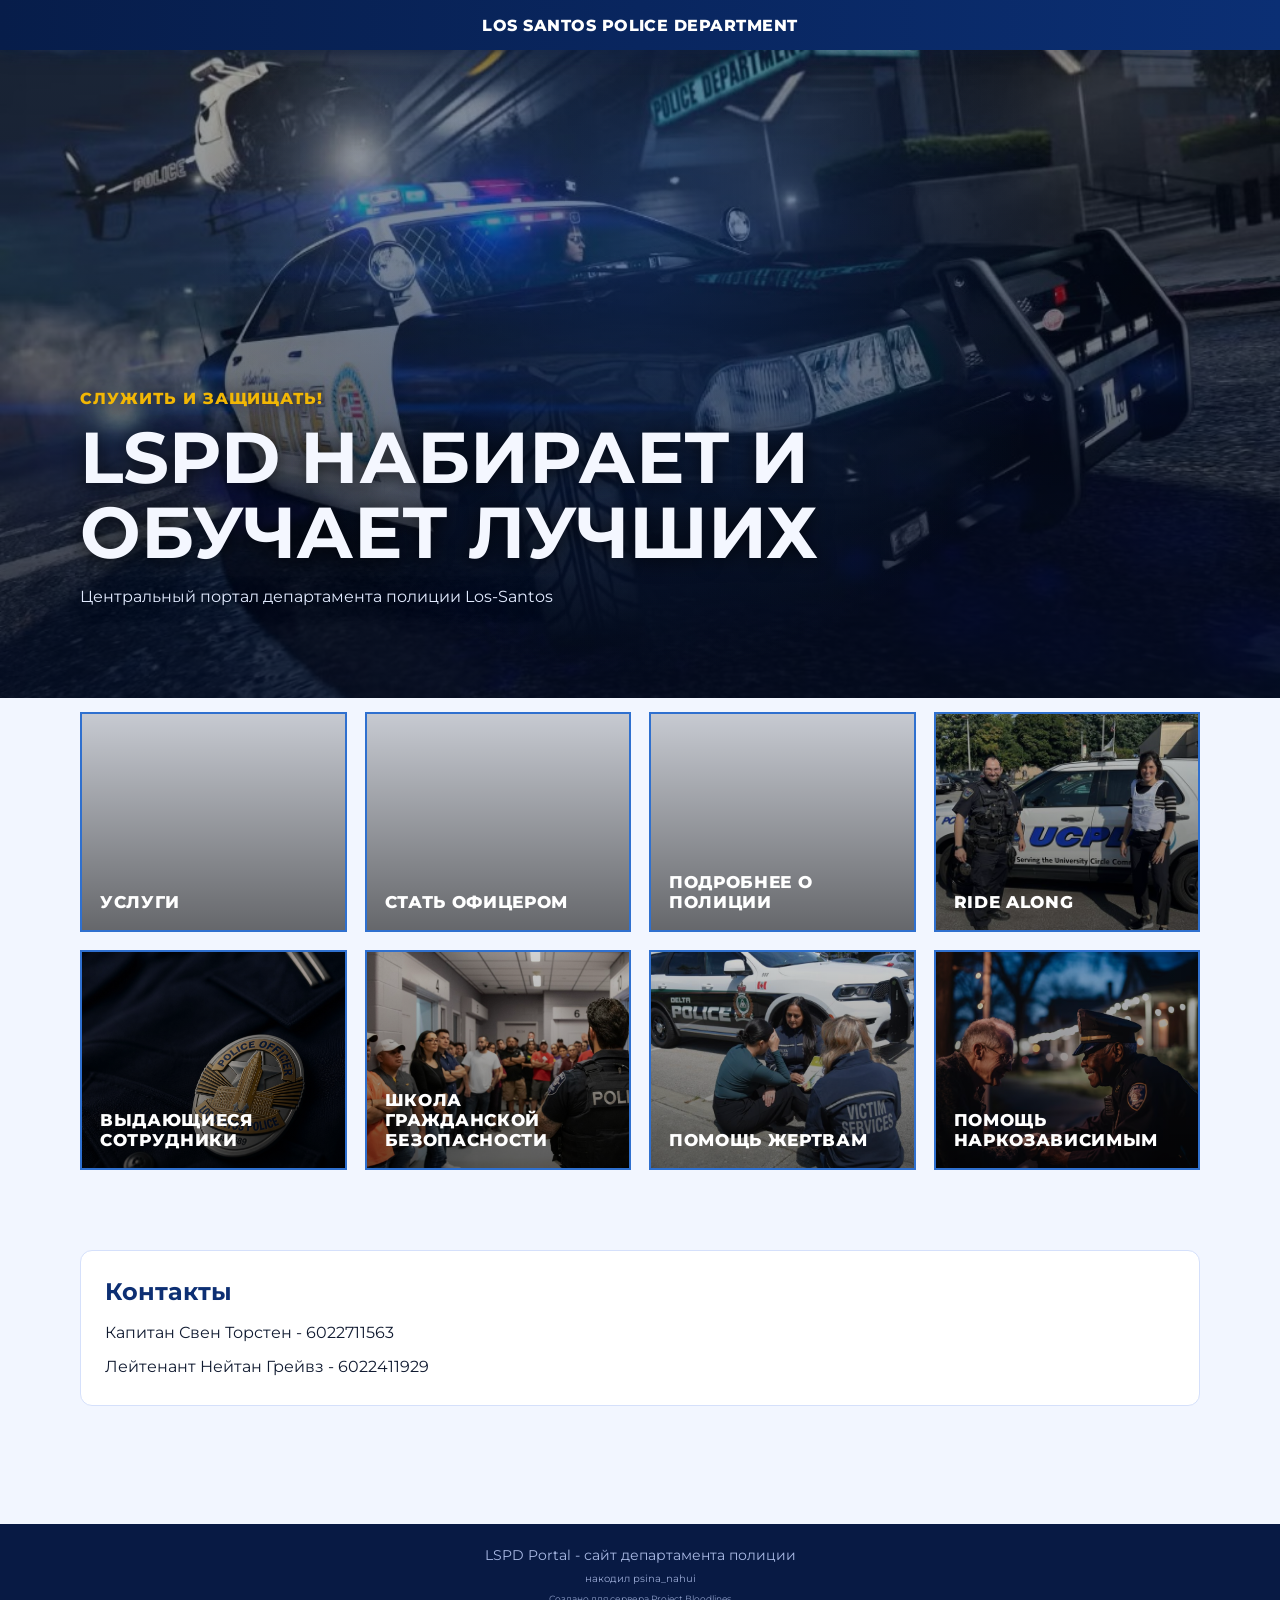
<file: index.html>
<!DOCTYPE html>
<html lang="ru">
<head>
  <meta charset="UTF-8">
  <meta name="viewport" content="width=device-width, initial-scale=1.0">
  <title>LSPD Portal | Los-Santos Police Department</title>
  <link rel="preconnect" href="https://fonts.googleapis.com">
  <link rel="preconnect" href="https://fonts.gstatic.com" crossorigin>
  <link href="https://fonts.googleapis.com/css2?family=Montserrat:wght@400;500;700;800&display=swap" rel="stylesheet">
  <link rel="stylesheet" href="styles.css">
</head>
<body>
  <header class="topbar">
    <div class="container nav">
      <a class="brand-text" href="index.html">LOS SANTOS POLICE DEPARTMENT</a>
    </div>
  </header>

  <main>
    <section class="hero">
      <div class="hero-overlay"></div>
      <div class="container hero-content">
        <p class="hero-kicker">Служить и защищать!</p>
        <h1>LSPD набирает и обучает лучших</h1>
        <p class="hero-subtitle">
          Центральный портал департамента полиции Los-Santos
        </p>
      </div>
    </section>

    <section class="section section-cards" id="forms">
      <div class="container">
        <div class="cards-grid">
        <a class="card card-2" href="uslugi.html" aria-label="Услуги департамента полиции">
          <span class="card-text-wrap">
            <span class="card-title">Услуги</span>
            <span class="card-hover-desc">Услуги предоставляемые департаментом полиции</span>
          </span>
        </a>
        <a class="card card-3" href="officer.html" aria-label="Стать офицером полиции Лос-Сантоса">
          <span class="card-text-wrap">
            <span class="card-title">Стать офицером</span>
            <span class="card-hover-desc">Требования, преимущества службы и подача заявлений в LSPD</span>
          </span>
        </a>
        <a class="card card-4" href="https://sites.google.com/view/projectbloodlines/главная-страница/цивилы/полиция" target="_blank" rel="noopener noreferrer" aria-label="Подробнее о полиции — справочные материалы">
          <span class="card-text-wrap">
            <span class="card-title">Подробнее о полиции</span>
            <span class="card-hover-desc">Справочные материалы о задачах и роли департамента в городе</span>
          </span>
        </a>
        <a class="card card-5" href="ride-along.html" aria-label="Программа Ride Along для граждан">
          <span class="card-text-wrap">
            <span class="card-title">Ride Along</span>
            <span class="card-hover-desc">Наблюдение за работой офицеров в патруле и подача заявки на участие</span>
          </span>
        </a>
        <a class="card card-6" href="luchshie-sotrudniki.html" aria-label="Выдающиеся сотрудники департамента">
          <span class="card-text-wrap">
            <span class="card-title">Выдающиеся сотрудники</span>
            <span class="card-hover-desc">Офицеры, отмеченные департаментом за заслуги и примерную службу</span>
          </span>
        </a>
        <a class="card card-7" href="shkola-grazhdanskoy-bezopasnosti.html" aria-label="Школа гражданской безопасности">
          <span class="card-text-wrap">
            <span class="card-title">Школа гражданской безопасности</span>
            <span class="card-hover-desc">Обучение безопасности и действиям в чрезвычайных ситуациях для граждан</span>
          </span>
        </a>
        <a class="card card-8" href="pomoshch-zhertvam.html" aria-label="Программа помощи жертвам преступлений">
          <span class="card-text-wrap">
            <span class="card-title">Помощь жертвам</span>
            <span class="card-hover-desc">Помощь жертвам насильственных преступлений — поддержка и реабилитация</span>
          </span>
        </a>
        <a class="card card-9" href="pomoshch-narkozavisimym.html" aria-label="Программа помощи наркозависимым">
          <span class="card-text-wrap">
            <span class="card-title">Помощь наркозависимым</span>
            <span class="card-hover-desc">Программа помощи наркозависимым — консультации и направление на поддержку</span>
          </span>
        </a>
        </div>
      </div>
    </section>

    <section class="section section-contacts" id="contacts">
      <div class="container contacts-box">
        <h2>Контакты</h2>
        <p>Капитан Свен Торстен - 6022711563</p>
        <p>Лейтенант Нейтан Грейвз - 6022411929</p>
      </div>
    </section>
  </main>

  <footer class="footer">
    <div class="container">
      <p class="footer-main">LSPD Portal - сайт департамента полиции</p>
      <p class="footer-note">накодил psina_nahui</p>
      <p class="footer-server">Создано для сервера Project Bloodlines</p>
    </div>
  </footer>
</body>
</html>
</file>
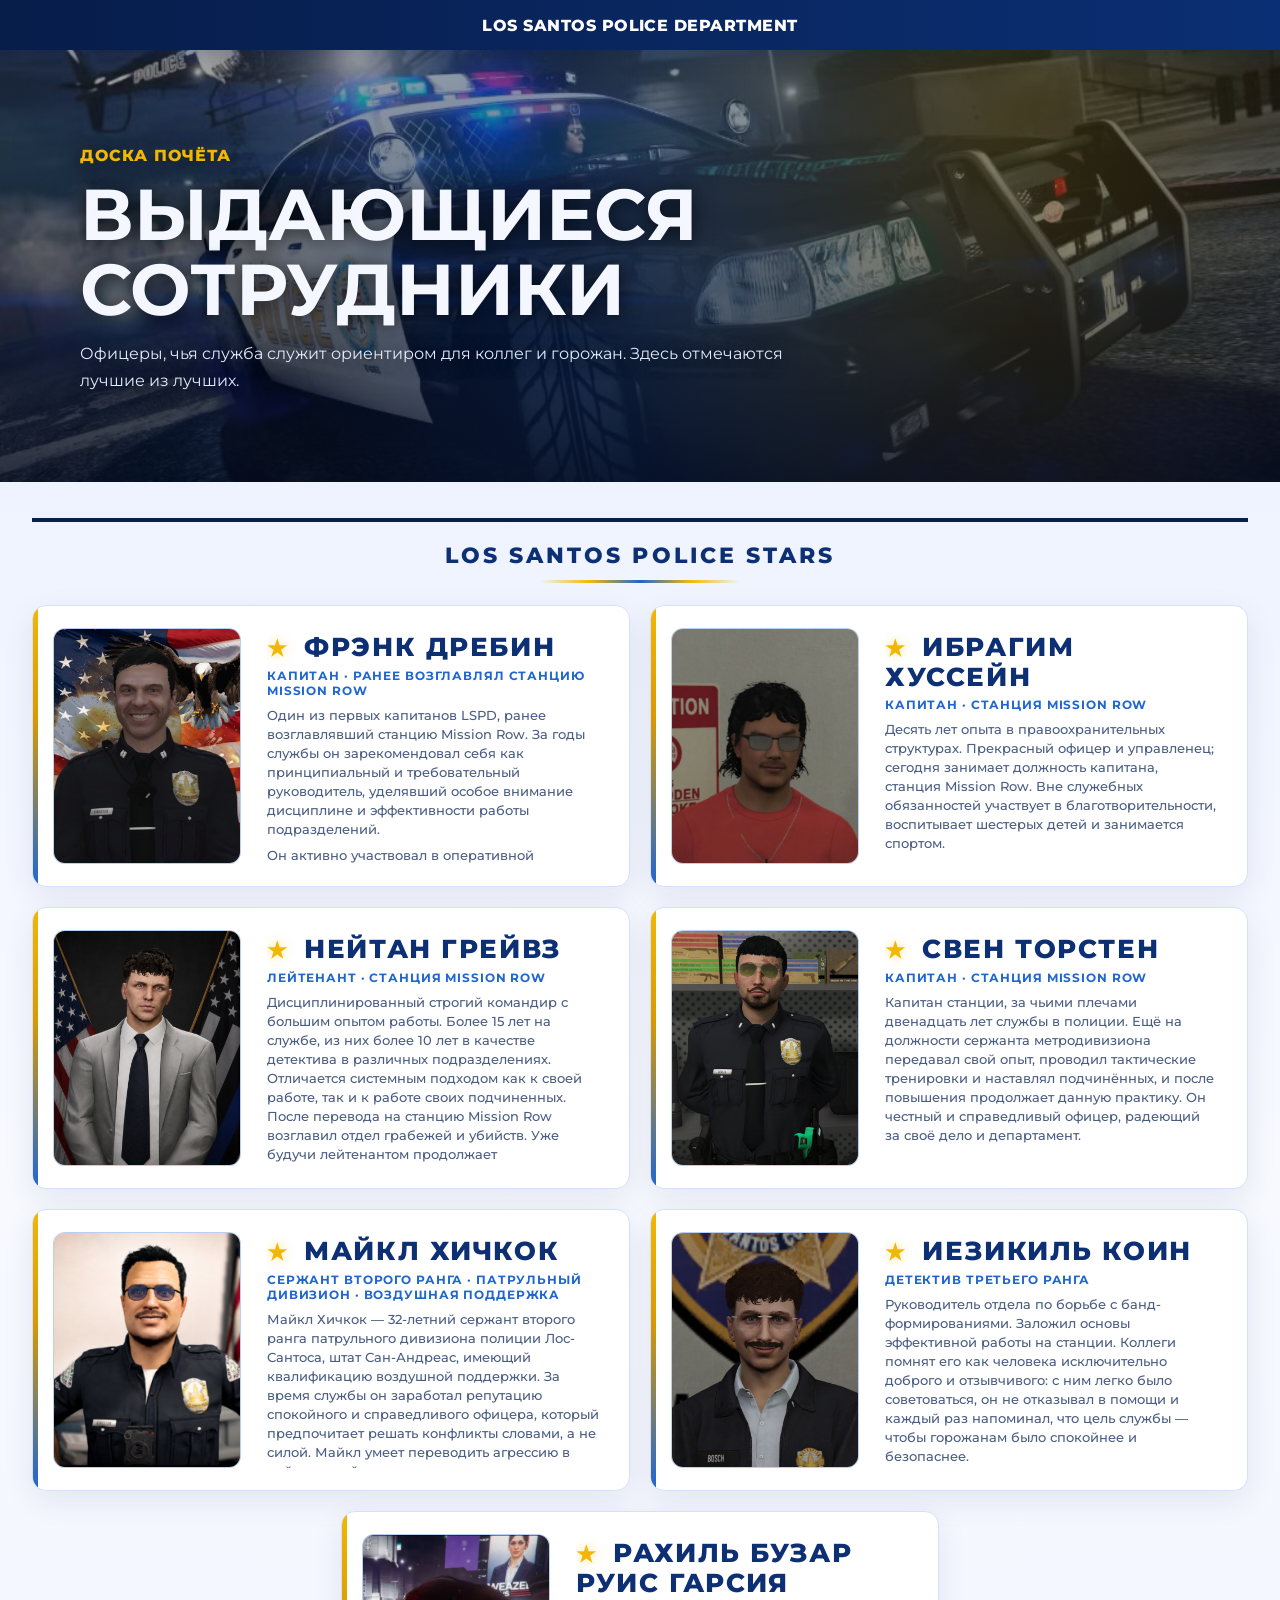
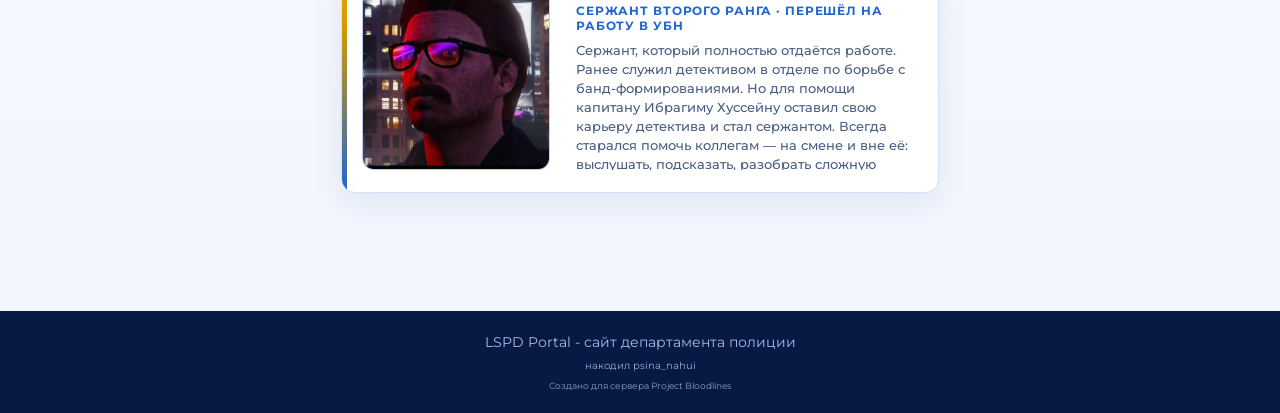
<file: luchshie-sotrudniki.html>
<!DOCTYPE html>
<html lang="ru">
<head>
  <meta charset="UTF-8">
  <meta name="viewport" content="width=device-width, initial-scale=1.0">
  <title>Выдающиеся сотрудники | LSPD Portal</title>
  <link rel="preconnect" href="https://fonts.googleapis.com">
  <link rel="preconnect" href="https://fonts.gstatic.com" crossorigin>
  <link href="https://fonts.googleapis.com/css2?family=Montserrat:wght@400;500;700;800&display=swap" rel="stylesheet">
  <link rel="stylesheet" href="styles.css">
</head>
<body>
  <header class="topbar">
    <div class="container nav">
      <a class="brand-text" href="index.html">LOS SANTOS POLICE DEPARTMENT</a>
    </div>
  </header>

  <main>
    <section class="hero hero-inner hero-honor">
      <div class="hero-overlay"></div>
      <div class="container hero-content">
        <p class="hero-kicker">доска почёта</p>
        <h1>Выдающиеся сотрудники</h1>
        <p class="hero-subtitle">
          Офицеры, чья служба служит ориентиром для коллег и горожан. Здесь отмечаются лучшие из лучших.
        </p>
      </div>
    </section>

    <section class="section section-honor">
      <div class="container">
        <div class="police-stars-banner">
          <p class="police-stars-heading">LOS SANTOS POLICE STARS</p>
        </div>
        <div class="honor-board-grid">
          <article class="honor-card">
            <div class="honor-card-photo-wrap">
              <div class="honor-card-photo-inner">
                <img
                  class="honor-card-img"
                  src="images/honor-frank-drebin.png"
                  width="512"
                  height="512"
                  alt="Портрет капитана Фрэнка Дребина"
                  loading="lazy"
                  decoding="async"
                >
              </div>
            </div>
            <div class="honor-card-text">
              <p class="honor-card-name"><span class="honor-star" aria-hidden="true">★</span> Фрэнк Дребин</p>
              <p class="honor-card-rank">Капитан · ранее возглавлял станцию Mission Row</p>
              <div class="honor-card-bio">
                <p>
                  Один из первых капитанов LSPD, ранее возглавлявший станцию Mission Row. За годы службы он
                  зарекомендовал себя как принципиальный и требовательный руководитель, уделявший особое внимание
                  дисциплине и эффективности работы подразделений.
                </p>
                <p>
                  Он активно участвовал в оперативной деятельности, поддерживая подчинённых не только приказами,
                  но и личным присутствием на службе. В период его руководства станция демонстрировала стабильные
                  результаты и высокий уровень взаимодействия между подразделениями.
                </p>
                <p>
                  Несмотря на завершение службы, его вклад и профессиональные стандарты продолжают оказывать
                  влияние на работу Mission Row.
                </p>
              </div>
            </div>
          </article>
          <article class="honor-card">
            <div class="honor-card-photo-wrap">
              <div class="honor-card-photo-inner">
                <img
                  class="honor-card-img"
                  src="images/honor-ibrahim-hussein.png"
                  width="512"
                  height="512"
                  alt="Портрет капитана Ибрагима Хуссейна"
                  loading="lazy"
                  decoding="async"
                >
              </div>
            </div>
            <div class="honor-card-text">
              <p class="honor-card-name"><span class="honor-star" aria-hidden="true">★</span> Ибрагим Хуссейн</p>
              <p class="honor-card-rank">Капитан · станция Mission Row</p>
              <p class="honor-card-note">
                Десять лет опыта в правоохранительных структурах. Прекрасный офицер и управленец; сегодня
                занимает должность капитана, станция Mission Row. Вне служебных обязанностей участвует
                в благотворительности, воспитывает шестерых детей и занимается спортом.
              </p>
            </div>
          </article>
          <article class="honor-card">
            <div class="honor-card-photo-wrap">
              <div class="honor-card-photo-inner">
                <img
                  class="honor-card-img"
                  src="images/honor-nathan-graves.png"
                  width="512"
                  height="512"
                  alt="Портрет лейтенанта Нейтана Грейвза"
                  loading="lazy"
                  decoding="async"
                >
              </div>
            </div>
            <div class="honor-card-text">
              <p class="honor-card-name"><span class="honor-star" aria-hidden="true">★</span> Нейтан Грейвз</p>
              <p class="honor-card-rank">Лейтенант · Станция Mission Row</p>
              <p class="honor-card-note">
                Дисциплинированный строгий командир с большим опытом работы. Более 15 лет на службе, из них более
                10 лет в качестве детектива в различных подразделениях. Отличается системным подходом как к своей
                работе, так и к работе своих подчиненных. После перевода на станцию Mission Row возглавил отдел
                грабежей и убийств. Уже будучи лейтенантом продолжает демонстрировать высокий уровень
                профессионализма и устойчивые результаты.
              </p>
            </div>
          </article>
          <article class="honor-card">
            <div class="honor-card-photo-wrap">
              <div class="honor-card-photo-inner">
                <img
                  class="honor-card-img"
                  src="images/honor-sven-torsten.png"
                  width="672"
                  height="1008"
                  alt="Портрет капитана Свена Торстена"
                  loading="lazy"
                  decoding="async"
                >
              </div>
            </div>
            <div class="honor-card-text">
              <p class="honor-card-name"><span class="honor-star" aria-hidden="true">★</span> Свен Торстен</p>
              <p class="honor-card-rank">Капитан · Станция Mission Row</p>
              <p class="honor-card-note">
                Капитан станции, за чьими плечами двенадцать лет службы в полиции. Ещё на должности сержанта
                метродивизиона передавал свой опыт, проводил тактические тренировки и наставлял подчинённых, и
                после повышения продолжает данную практику. Он честный и справедливый офицер, радеющий за своё
                дело и департамент.
              </p>
            </div>
          </article>
          <article class="honor-card">
            <div class="honor-card-photo-wrap">
              <div class="honor-card-photo-inner">
                <img
                  class="honor-card-img"
                  src="images/honor-michael-hitchcock.png"
                  width="672"
                  height="1008"
                  alt="Портрет сержанта Майкла Хичкока"
                  loading="lazy"
                  decoding="async"
                >
              </div>
            </div>
            <div class="honor-card-text">
              <p class="honor-card-name"><span class="honor-star" aria-hidden="true">★</span> Майкл Хичкок</p>
              <p class="honor-card-rank">Сержант второго ранга · патрульный дивизион · воздушная поддержка</p>
              <div class="honor-card-bio">
                <p>
                  Майкл Хичкок — 32-летний сержант второго ранга патрульного дивизиона полиции Лос-Сантоса,
                  штат Сан-Андреас, имеющий квалификацию воздушной поддержки. За время службы он заработал репутацию
                  спокойного и справедливого офицера, который предпочитает решать конфликты словами, а не силой.
                  Майкл умеет переводить агрессию в нейтральный разговор и всегда старается сохранить контроль над ситуацией.
                  Среди коллег он известен как дружелюбный и надёжный человек, однако к подчинённым относится строго,
                  особенно когда речь идёт о дисциплине и работе на улицах города.
                </p>
                <p>
                  Родился в Де-Мойне, штат Айова, в семье рабочего мясокомбината и школьной библиотекарши. Детство прошло
                  среди простых людей, где ценились спокойствие, честность и уверенность в завтрашнем дне. После школы
                  поступил в Community College Айовы и получил диплом по криминологии, хотя сам утверждает, что попал туда
                  случайно — искал аудиторию, где рассказывали, как открыть недорогую пиццерию. Всё изменилось после того,
                  как преподаватель заметил, насколько легко Майкл разобрал тестовый кейс ограбления, и убедил его попробовать
                  себя в полиции.
                </p>
                <p>
                  Окончательно решение стать офицером он принял после ограбления булочной в студенческие годы. Пока преступник
                  угрожал продавщице, Майкл больше переживал за витрину с эклерами, чем за собственную безопасность, и в итоге
                  вырубил грабителя металлическим лотком для выпечки. Эклеры остались целы, продавщица назвала его героем,
                  а бесплатный торт стал началом его пути в полиции.
                </p>
                <p>
                  Несмотря на серьёзную должность, Хичкок всегда оставался человеком со странными привычками и своеобразным
                  чувством юмора. Он боится случайно стать начальником, считая, что однажды подпишет документ, который отменит
                  Конституцию. В отделе известен своей коллекцией «потерянных» кружек, ручек, значков и флешек, которые называет
                  будущим «музеем полиции его имени». Также состоит в онлайн-клубе любителей перекусов, где спорит о том,
                  какой соус лучше подходит «для переговоров».
                </p>
                <p>
                  Со временем Майкл покинул Лос-Сантос и уехал в Канаду, оставив службу позади, но для многих коллег навсегда
                  остался офицером, который умел сохранять спокойствие даже в самом большом хаосе.
                </p>
              </div>
            </div>
          </article>
          <article class="honor-card">
            <div class="honor-card-photo-wrap">
              <div class="honor-card-photo-inner">
                <img
                  class="honor-card-img"
                  src="images/honor-iezikiel-koin.png"
                  width="376"
                  height="472"
                  alt="Портрет детектива Иезикиля Коина"
                  loading="lazy"
                  decoding="async"
                >
              </div>
            </div>
            <div class="honor-card-text">
              <p class="honor-card-name"><span class="honor-star" aria-hidden="true">★</span> Иезикиль Коин</p>
              <p class="honor-card-rank">Детектив третьего ранга</p>
              <p class="honor-card-note">
                Руководитель отдела по борьбе с банд-формированиями. Заложил основы эффективной работы на станции.
                Коллеги помнят его как человека исключительно доброго и отзывчивого: с ним легко было советоваться,
                он не отказывал в помощи и каждый раз напоминал, что цель службы — чтобы горожанам было спокойнее и безопаснее.
              </p>
            </div>
          </article>
          <article class="honor-card">
            <div class="honor-card-photo-wrap">
              <div class="honor-card-photo-inner">
                <img
                  class="honor-card-img honor-card-img--face"
                  src="images/honor-rahil-garcia.png"
                  width="512"
                  height="512"
                  alt="Портрет сержанта Рахиля Бузар Руис Гарсии"
                  loading="lazy"
                  decoding="async"
                >
              </div>
            </div>
            <div class="honor-card-text">
              <p class="honor-card-name"><span class="honor-star" aria-hidden="true">★</span> Рахиль Бузар Руис Гарсия</p>
              <p class="honor-card-rank">Сержант второго ранга · перешёл на работу в УБН</p>
              <div class="honor-card-bio">
                <p>
                  Сержант, который полностью отдаётся работе. Ранее служил детективом в отделе по борьбе с
                  банд-формированиями. Но для помощи капитану Ибрагиму Хуссейну оставил свою карьеру детектива и стал
                  сержантом. Всегда старался помочь коллегам — на смене и вне её: выслушать, подсказать, разобрать
                  сложную ситуацию. Перестроил систему обучения стажёров: сделал её понятнее, последовательнее и ближе
                  к реальной патрульной работе, благодаря чему новички быстрее входили в ритм.
                </p>
                <p>
                  Коллеги знают Рахиля как доброго, спокойного и отзывчивого офицера, который верит в команду. За годы
                  на станции он много сделал для департамента — укрепил дисциплину, порядок в коллективе и атмосферу
                  взаимопомощи. Карьера в полиции закончилась, начался новый этап его жизни в качестве агента УБН.
                </p>
              </div>
            </div>
          </article>
        </div>
      </div>
    </section>
  </main>

  <footer class="footer">
    <div class="container">
      <p class="footer-main">LSPD Portal - сайт департамента полиции</p>
      <p class="footer-note">накодил psina_nahui</p>
      <p class="footer-server">Создано для сервера Project Bloodlines</p>
    </div>
  </footer>
</body>
</html>
</file>
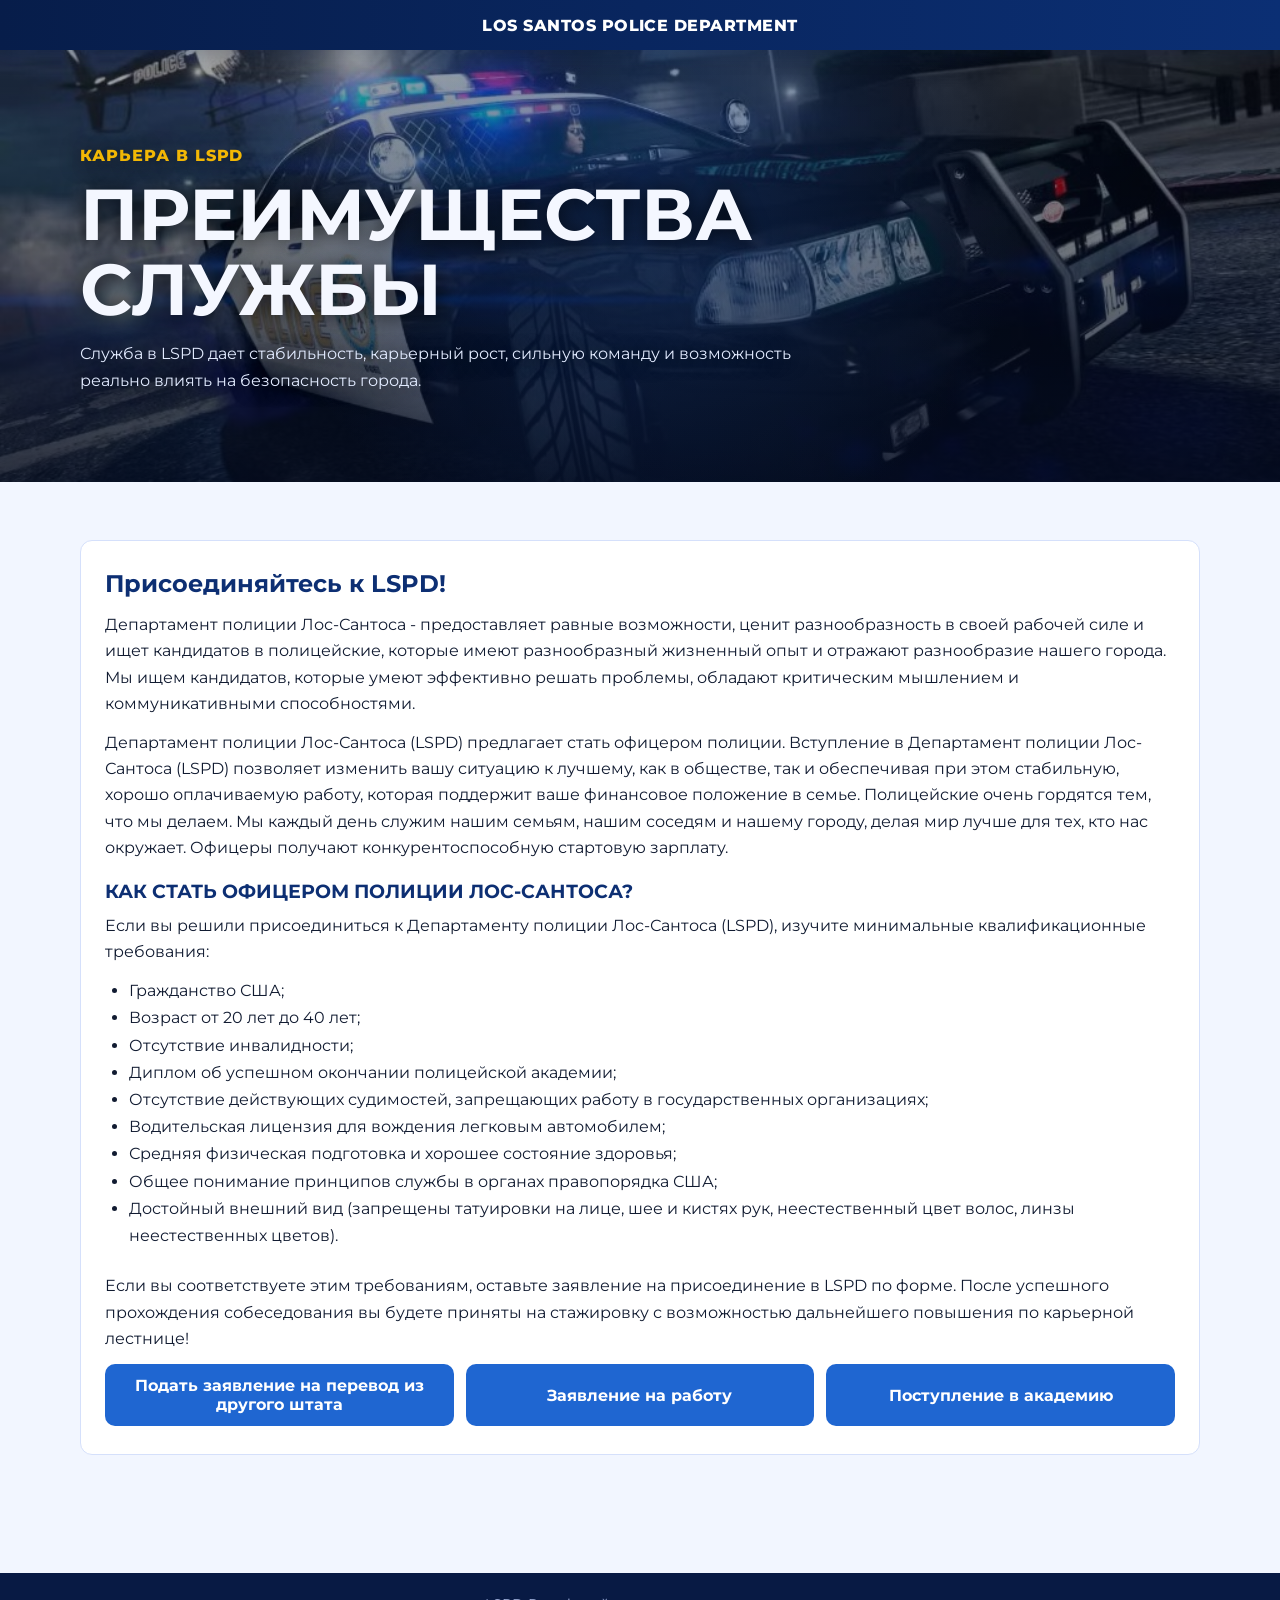
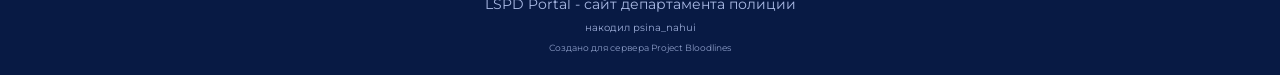
<file: officer.html>
<!DOCTYPE html>
<html lang="ru">
<head>
  <meta charset="UTF-8">
  <meta name="viewport" content="width=device-width, initial-scale=1.0">
  <title>Стать офицером | LSPD Portal</title>
  <link rel="preconnect" href="https://fonts.googleapis.com">
  <link rel="preconnect" href="https://fonts.gstatic.com" crossorigin>
  <link href="https://fonts.googleapis.com/css2?family=Montserrat:wght@400;500;700;800&display=swap" rel="stylesheet">
  <link rel="stylesheet" href="styles.css">
</head>
<body>
  <header class="topbar">
    <div class="container nav">
      <a class="brand-text" href="index.html">LOS SANTOS POLICE DEPARTMENT</a>
    </div>
  </header>

  <main>
    <section class="hero hero-inner">
      <div class="hero-overlay"></div>
      <div class="container hero-content">
        <p class="hero-kicker">карьера в lspd</p>
        <h1>Преимущества службы</h1>
        <p class="hero-subtitle">
          Служба в LSPD дает стабильность, карьерный рост, сильную команду и
          возможность реально влиять на безопасность города.
        </p>
      </div>
    </section>

    <section class="section">
      <div class="container advantages-box">
        <h2>Присоединяйтесь к LSPD!</h2>
        <p>
          Департамент полиции Лос-Сантоса - предоставляет равные возможности, ценит
          разнообразность в своей рабочей силе и ищет кандидатов в полицейские, которые
          имеют разнообразный жизненный опыт и отражают разнообразие нашего города. Мы ищем
          кандидатов, которые умеют эффективно решать проблемы, обладают критическим
          мышлением и коммуникативными способностями.
        </p>
        <p>
          Департамент полиции Лос-Сантоса (LSPD) предлагает стать офицером полиции.
          Вступление в Департамент полиции Лос-Сантоса (LSPD) позволяет изменить вашу
          ситуацию к лучшему, как в обществе, так и обеспечивая при этом стабильную,
          хорошо оплачиваемую работу, которая поддержит ваше финансовое положение в семье.
          Полицейские очень гордятся тем, что мы делаем. Мы каждый день служим нашим
          семьям, нашим соседям и нашему городу, делая мир лучше для тех, кто нас окружает.
          Офицеры получают конкурентоспособную стартовую зарплату.
        </p>

        <h3>КАК СТАТЬ ОФИЦЕРОМ ПОЛИЦИИ ЛОС-САНТОСА?</h3>
        <p>
          Если вы решили присоединиться к Департаменту полиции Лос-Сантоса (LSPD), изучите
          минимальные квалификационные требования:
        </p>
        <ul class="advantages-list">
          <li>Гражданство США;</li>
          <li>Возраст от 20 лет до 40 лет;</li>
          <li>Отсутствие инвалидности;</li>
          <li>Диплом об успешном окончании полицейской академии;</li>
          <li>Отсутствие действующих судимостей, запрещающих работу в государственных организациях;</li>
          <li>Водительская лицензия для вождения легковым автомобилем;</li>
          <li>Средняя физическая подготовка и хорошее состояние здоровья;</li>
          <li>Общее понимание принципов службы в органах правопорядка США;</li>
          <li>Достойный внешний вид (запрещены татуировки на лице, шее и кистях рук, неестественный цвет волос, линзы неестественных цветов).</li>
        </ul>
        <p>
          Если вы соответствуете этим требованиям, оставьте заявление на присоединение в LSPD
          по форме. После успешного прохождения собеседования вы будете приняты на стажировку
          с возможностью дальнейшего повышения по карьерной лестнице!
        </p>

        <div class="actions-row">
          <a
            class="action-btn"
            href="https://docs.google.com/forms/d/e/1FAIpQLSelNBSB0a5B9om7IdvNZetQss0mOMBkC6tuH9vBHWNcWoIwKQ/viewform"
            target="_blank"
            rel="noopener noreferrer"
          >
            Подать заявление на перевод из другого штата
          </a>
          <a
            class="action-btn"
            href="https://docs.google.com/forms/d/e/1FAIpQLSdT_d4gp580xeu_PqF-TXpQrg56GZvq79N37BJhSWagO0r6Qg/viewform?usp=publish-editor"
            target="_blank"
            rel="noopener noreferrer"
          >
            Заявление на работу
          </a>
          <a
            class="action-btn"
            href="https://docs.google.com/forms/d/e/1FAIpQLSdT_d4gp580xeu_PqF-TXpQrg56GZvq79N37BJhSWagO0r6Qg/viewform?usp=dialog"
            target="_blank"
            rel="noopener noreferrer"
          >
            Поступление в академию
          </a>
        </div>
      </div>
    </section>
  </main>

  <footer class="footer">
    <div class="container">
      <p class="footer-main">LSPD Portal - сайт департамента полиции</p>
      <p class="footer-note">накодил psina_nahui</p>
      <p class="footer-server">Создано для сервера Project Bloodlines</p>
    </div>
  </footer>
</body>
</html>
</file>
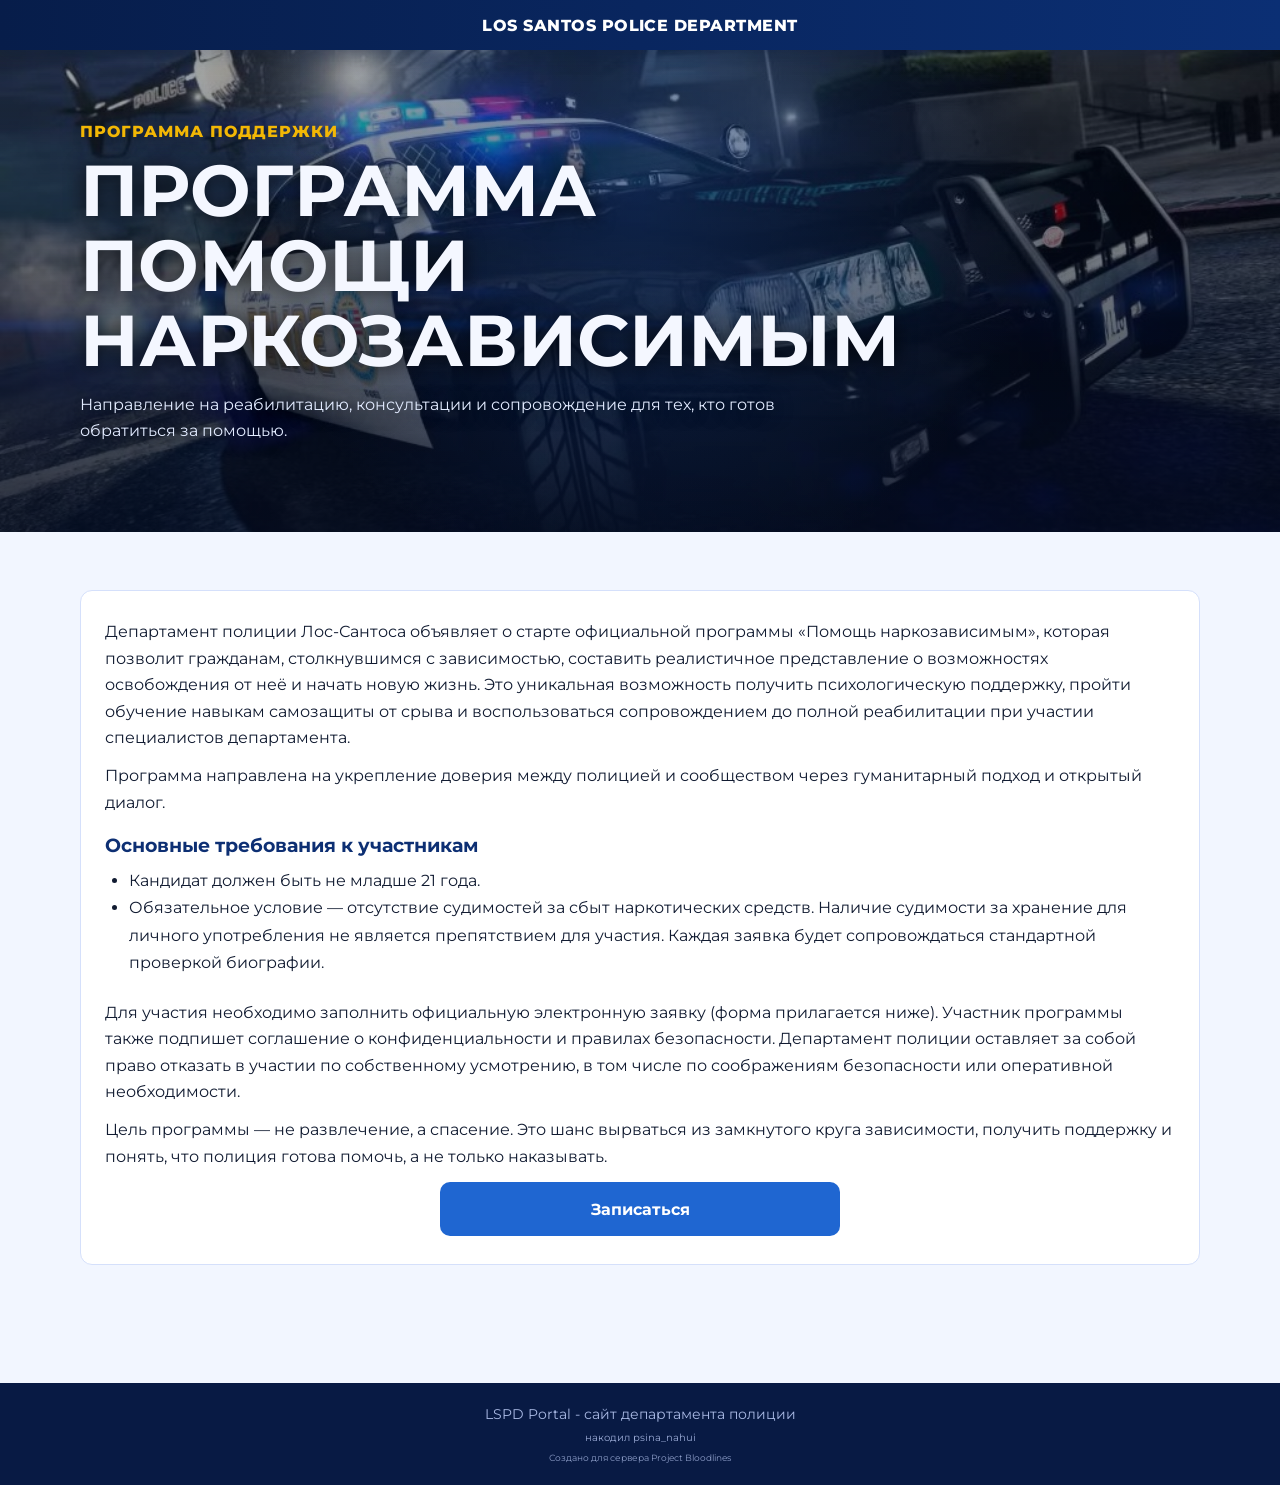
<file: pomoshch-narkozavisimym.html>
<!DOCTYPE html>
<html lang="ru">
<head>
  <meta charset="UTF-8">
  <meta name="viewport" content="width=device-width, initial-scale=1.0">
  <title>Программа помощи наркозависимым | LSPD Portal</title>
  <link rel="preconnect" href="https://fonts.googleapis.com">
  <link rel="preconnect" href="https://fonts.gstatic.com" crossorigin>
  <link href="https://fonts.googleapis.com/css2?family=Montserrat:wght@400;500;700;800&display=swap" rel="stylesheet">
  <link rel="stylesheet" href="styles.css">
</head>
<body>
  <header class="topbar">
    <div class="container nav">
      <a class="brand-text" href="index.html">LOS SANTOS POLICE DEPARTMENT</a>
    </div>
  </header>

  <main>
    <section class="hero hero-inner">
      <div class="hero-overlay"></div>
      <div class="container hero-content">
        <p class="hero-kicker">программа поддержки</p>
        <h1>Программа помощи наркозависимым</h1>
        <p class="hero-subtitle">
          Направление на реабилитацию, консультации и сопровождение для тех, кто готов обратиться за помощью.
        </p>
      </div>
    </section>

    <section class="section">
      <div class="container advantages-box">
        <p>
          Департамент полиции Лос-Сантоса объявляет о старте официальной программы «Помощь наркозависимым»,
          которая позволит гражданам, столкнувшимся с зависимостью, составить реалистичное представление о возможностях
          освобождения от неё и начать новую жизнь. Это уникальная возможность получить психологическую поддержку,
          пройти обучение навыкам самозащиты от срыва и воспользоваться сопровождением до полной реабилитации
          при участии специалистов департамента.
        </p>
        <p>
          Программа направлена на укрепление доверия между полицией и сообществом через гуманитарный подход
          и открытый диалог.
        </p>

        <h3>Основные требования к участникам</h3>
        <ul class="advantages-list">
          <li>Кандидат должен быть не младше 21 года.</li>
          <li>
            Обязательное условие — отсутствие судимостей за сбыт наркотических средств. Наличие судимости
            за хранение для личного употребления не является препятствием для участия. Каждая заявка будет
            сопровождаться стандартной проверкой биографии.
          </li>
        </ul>

        <p>
          Для участия необходимо заполнить официальную электронную заявку (форма прилагается ниже).
          Участник программы также подпишет соглашение о конфиденциальности и правилах безопасности.
          Департамент полиции оставляет за собой право отказать в участии по собственному усмотрению,
          в том числе по соображениям безопасности или оперативной необходимости.
        </p>
        <p>
          Цель программы — не развлечение, а спасение. Это шанс вырваться из замкнутого круга зависимости,
          получить поддержку и понять, что полиция готова помочь, а не только наказывать.
        </p>

        <div class="actions-row actions-row-single" id="zapis">
          <a
            class="action-btn"
            href="https://docs.google.com/forms/d/e/1FAIpQLSfQkfZ0d1sQCgUfMZZLQZa2On3latVku7DYwdkrUrvNq0iH2A/viewform?usp=publish-editor"
            target="_blank"
            rel="noopener noreferrer"
          >Записаться</a>
        </div>
      </div>
    </section>
  </main>

  <footer class="footer">
    <div class="container">
      <p class="footer-main">LSPD Portal - сайт департамента полиции</p>
      <p class="footer-note">накодил psina_nahui</p>
      <p class="footer-server">Создано для сервера Project Bloodlines</p>
    </div>
  </footer>
</body>
</html>
</file>
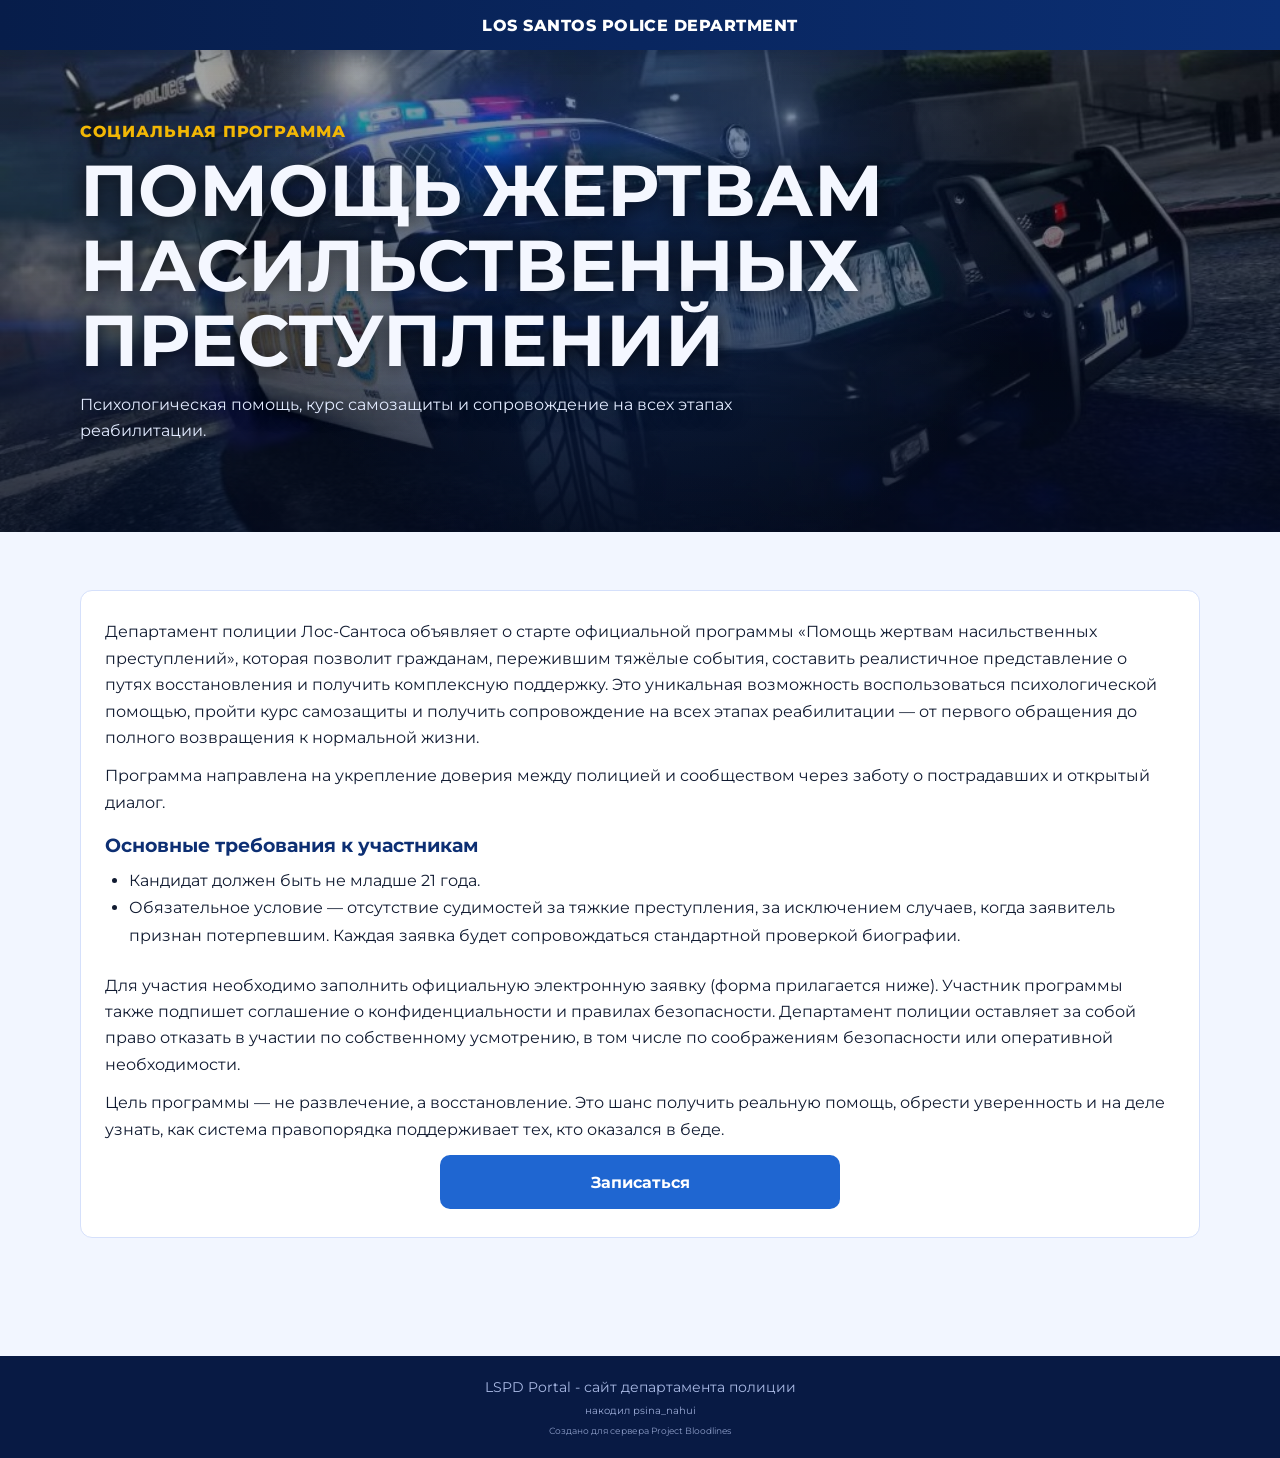
<file: pomoshch-zhertvam.html>
<!DOCTYPE html>
<html lang="ru">
<head>
  <meta charset="UTF-8">
  <meta name="viewport" content="width=device-width, initial-scale=1.0">
  <title>Помощь жертвам насильственных преступлений | LSPD Portal</title>
  <link rel="preconnect" href="https://fonts.googleapis.com">
  <link rel="preconnect" href="https://fonts.gstatic.com" crossorigin>
  <link href="https://fonts.googleapis.com/css2?family=Montserrat:wght@400;500;700;800&display=swap" rel="stylesheet">
  <link rel="stylesheet" href="styles.css">
</head>
<body>
  <header class="topbar">
    <div class="container nav">
      <a class="brand-text" href="index.html">LOS SANTOS POLICE DEPARTMENT</a>
    </div>
  </header>

  <main>
    <section class="hero hero-inner">
      <div class="hero-overlay"></div>
      <div class="container hero-content">
        <p class="hero-kicker">социальная программа</p>
        <h1>Помощь жертвам насильственных преступлений</h1>
        <p class="hero-subtitle">
          Психологическая помощь, курс самозащиты и сопровождение на всех этапах реабилитации.
        </p>
      </div>
    </section>

    <section class="section">
      <div class="container advantages-box">
        <p>
          Департамент полиции Лос-Сантоса объявляет о старте официальной программы «Помощь жертвам насильственных
          преступлений», которая позволит гражданам, пережившим тяжёлые события, составить реалистичное представление
          о путях восстановления и получить комплексную поддержку. Это уникальная возможность воспользоваться
          психологической помощью, пройти курс самозащиты и получить сопровождение на всех этапах реабилитации —
          от первого обращения до полного возвращения к нормальной жизни.
        </p>
        <p>
          Программа направлена на укрепление доверия между полицией и сообществом через заботу о пострадавших
          и открытый диалог.
        </p>

        <h3>Основные требования к участникам</h3>
        <ul class="advantages-list">
          <li>Кандидат должен быть не младше 21 года.</li>
          <li>
            Обязательное условие — отсутствие судимостей за тяжкие преступления, за исключением случаев,
            когда заявитель признан потерпевшим. Каждая заявка будет сопровождаться стандартной проверкой биографии.
          </li>
        </ul>

        <p>
          Для участия необходимо заполнить официальную электронную заявку (форма прилагается ниже).
          Участник программы также подпишет соглашение о конфиденциальности и правилах безопасности.
          Департамент полиции оставляет за собой право отказать в участии по собственному усмотрению,
          в том числе по соображениям безопасности или оперативной необходимости.
        </p>
        <p>
          Цель программы — не развлечение, а восстановление. Это шанс получить реальную помощь, обрести уверенность
          и на деле узнать, как система правопорядка поддерживает тех, кто оказался в беде.
        </p>

        <div class="actions-row actions-row-single" id="zapis">
          <a
            class="action-btn"
            href="https://docs.google.com/forms/d/e/1FAIpQLSfQkfZ0d1sQCgUfMZZLQZa2On3latVku7DYwdkrUrvNq0iH2A/viewform?usp=publish-editor"
            target="_blank"
            rel="noopener noreferrer"
          >Записаться</a>
        </div>
      </div>
    </section>
  </main>

  <footer class="footer">
    <div class="container">
      <p class="footer-main">LSPD Portal - сайт департамента полиции</p>
      <p class="footer-note">накодил psina_nahui</p>
      <p class="footer-server">Создано для сервера Project Bloodlines</p>
    </div>
  </footer>
</body>
</html>
</file>
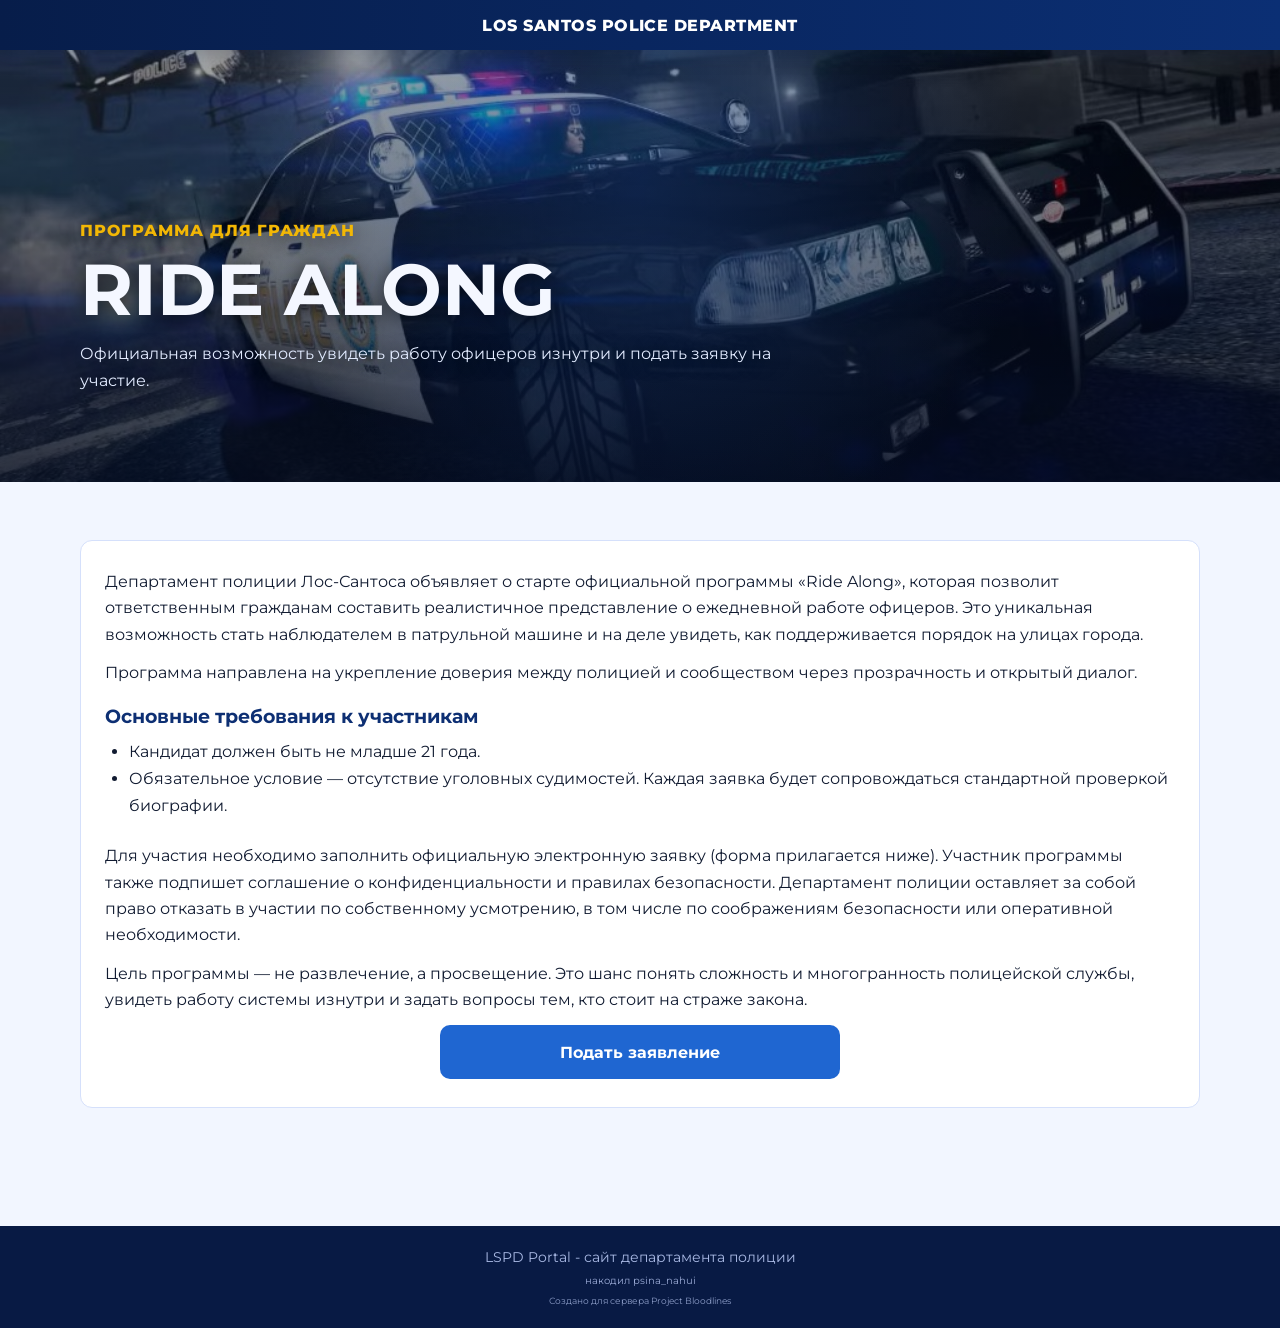
<file: ride-along.html>
<!DOCTYPE html>
<html lang="ru">
<head>
  <meta charset="UTF-8">
  <meta name="viewport" content="width=device-width, initial-scale=1.0">
  <title>Ride Along | LSPD Portal</title>
  <link rel="preconnect" href="https://fonts.googleapis.com">
  <link rel="preconnect" href="https://fonts.gstatic.com" crossorigin>
  <link href="https://fonts.googleapis.com/css2?family=Montserrat:wght@400;500;700;800&display=swap" rel="stylesheet">
  <link rel="stylesheet" href="styles.css">
</head>
<body>
  <header class="topbar">
    <div class="container nav">
      <a class="brand-text" href="index.html">LOS SANTOS POLICE DEPARTMENT</a>
    </div>
  </header>

  <main>
    <section class="hero hero-inner">
      <div class="hero-overlay"></div>
      <div class="container hero-content">
        <p class="hero-kicker">программа для граждан</p>
        <h1>Ride Along</h1>
        <p class="hero-subtitle">
          Официальная возможность увидеть работу офицеров изнутри и подать заявку на участие.
        </p>
      </div>
    </section>

    <section class="section">
      <div class="container advantages-box">
        <p>
          Департамент полиции Лос-Сантоса объявляет о старте официальной программы «Ride Along»,
          которая позволит ответственным гражданам составить реалистичное представление о ежедневной
          работе офицеров. Это уникальная возможность стать наблюдателем в патрульной машине и на деле
          увидеть, как поддерживается порядок на улицах города.
        </p>
        <p>
          Программа направлена на укрепление доверия между полицией и сообществом через прозрачность
          и открытый диалог.
        </p>

        <h3>Основные требования к участникам</h3>
        <ul class="advantages-list">
          <li>Кандидат должен быть не младше 21 года.</li>
          <li>
            Обязательное условие — отсутствие уголовных судимостей. Каждая заявка будет сопровождаться
            стандартной проверкой биографии.
          </li>
        </ul>

        <p>
          Для участия необходимо заполнить официальную электронную заявку (форма прилагается ниже).
          Участник программы также подпишет соглашение о конфиденциальности и правилах безопасности.
          Департамент полиции оставляет за собой право отказать в участии по собственному усмотрению,
          в том числе по соображениям безопасности или оперативной необходимости.
        </p>
        <p>
          Цель программы — не развлечение, а просвещение. Это шанс понять сложность и многогранность
          полицейской службы, увидеть работу системы изнутри и задать вопросы тем, кто стоит на страже закона.
        </p>

        <div class="actions-row actions-row-single">
          <a
            class="action-btn"
            href="https://docs.google.com/forms/d/e/1FAIpQLScTYVRJ6kca1dGkJwli9GYAt_s8ujEby7jHMqkmUniJ-S-idA/viewform"
            target="_blank"
            rel="noopener noreferrer"
          >Подать заявление</a>
        </div>
      </div>
    </section>
  </main>

  <footer class="footer">
    <div class="container">
      <p class="footer-main">LSPD Portal - сайт департамента полиции</p>
      <p class="footer-note">накодил psina_nahui</p>
      <p class="footer-server">Создано для сервера Project Bloodlines</p>
    </div>
  </footer>
</body>
</html>
</file>
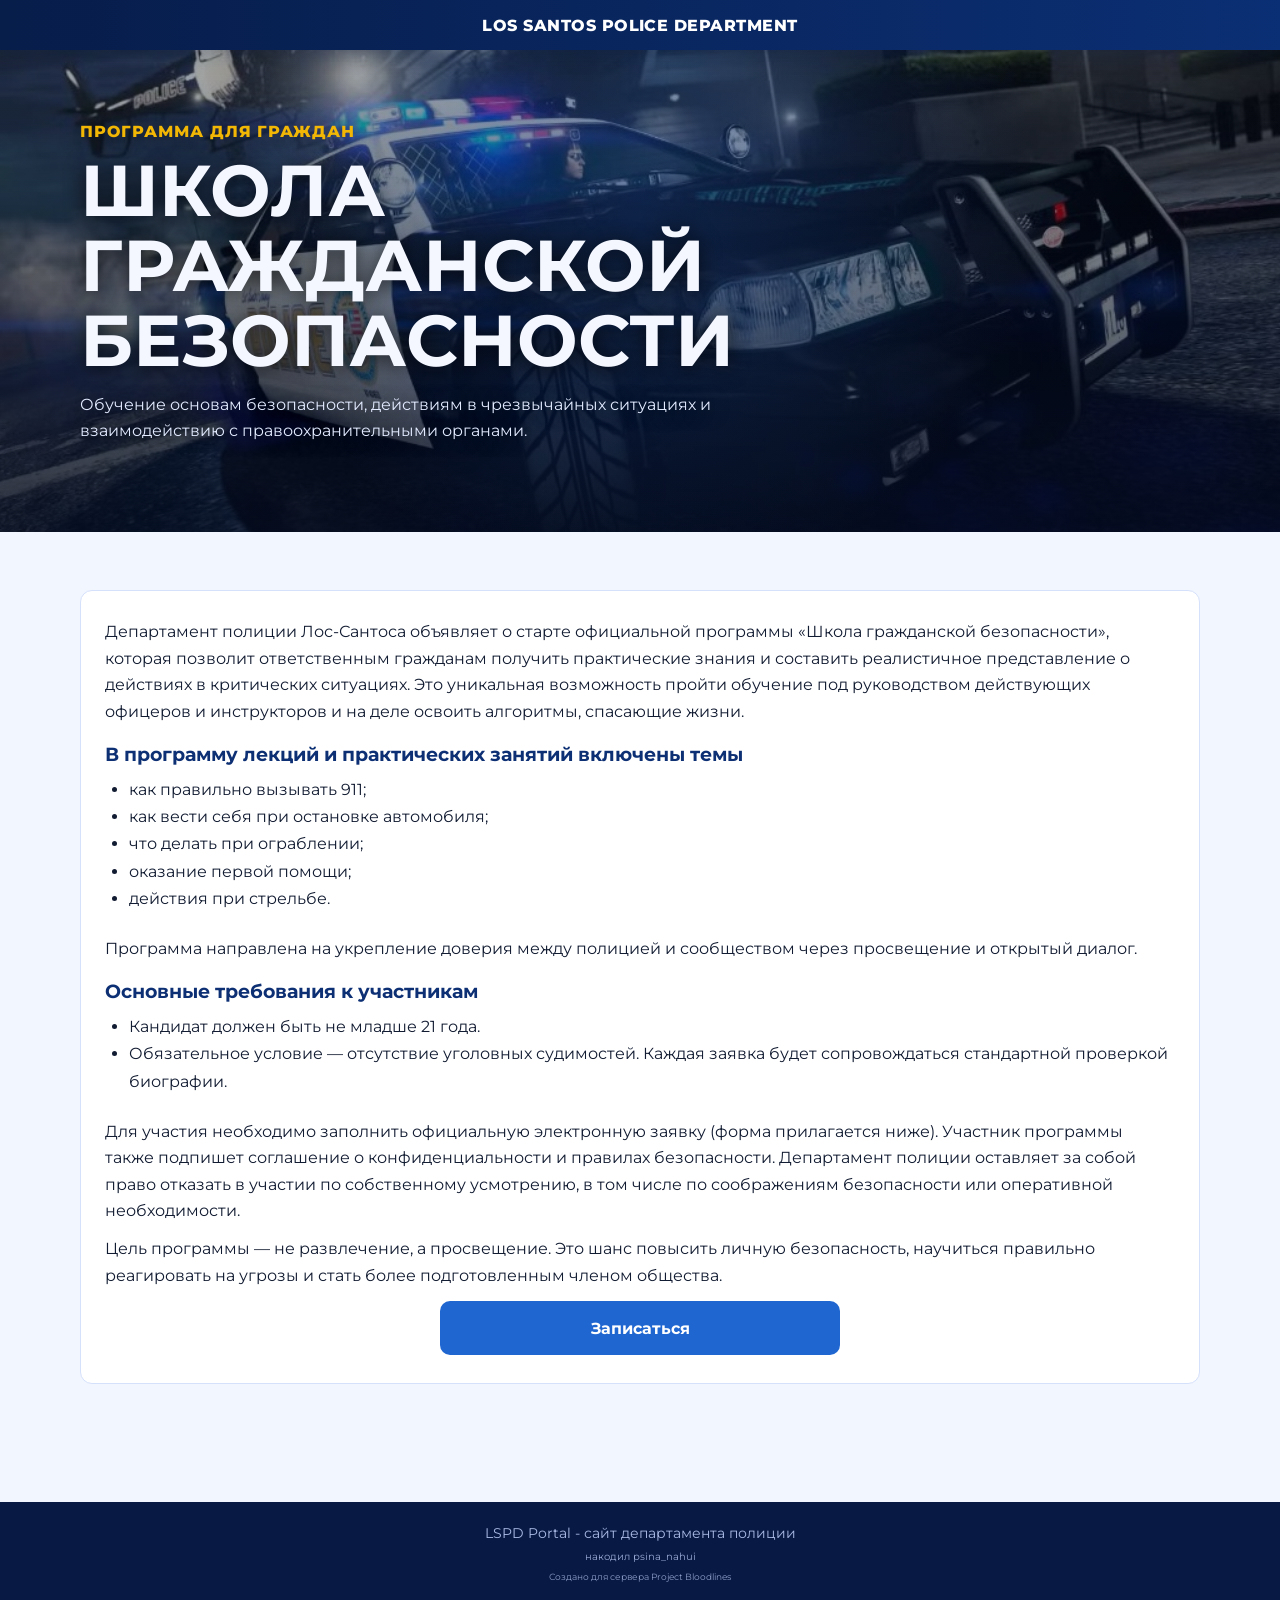
<file: shkola-grazhdanskoy-bezopasnosti.html>
<!DOCTYPE html>
<html lang="ru">
<head>
  <meta charset="UTF-8">
  <meta name="viewport" content="width=device-width, initial-scale=1.0">
  <title>Школа гражданской безопасности | LSPD Portal</title>
  <link rel="preconnect" href="https://fonts.googleapis.com">
  <link rel="preconnect" href="https://fonts.gstatic.com" crossorigin>
  <link href="https://fonts.googleapis.com/css2?family=Montserrat:wght@400;500;700;800&display=swap" rel="stylesheet">
  <link rel="stylesheet" href="styles.css">
</head>
<body>
  <header class="topbar">
    <div class="container nav">
      <a class="brand-text" href="index.html">LOS SANTOS POLICE DEPARTMENT</a>
    </div>
  </header>

  <main>
    <section class="hero hero-inner">
      <div class="hero-overlay"></div>
      <div class="container hero-content">
        <p class="hero-kicker">программа для граждан</p>
        <h1>Школа гражданской безопасности</h1>
        <p class="hero-subtitle">
          Обучение основам безопасности, действиям в чрезвычайных ситуациях и взаимодействию с правоохранительными органами.
        </p>
      </div>
    </section>

    <section class="section">
      <div class="container advantages-box">
        <p>
          Департамент полиции Лос-Сантоса объявляет о старте официальной программы «Школа гражданской безопасности»,
          которая позволит ответственным гражданам получить практические знания и составить реалистичное представление
          о действиях в критических ситуациях. Это уникальная возможность пройти обучение под руководством действующих
          офицеров и инструкторов и на деле освоить алгоритмы, спасающие жизни.
        </p>

        <h3>В программу лекций и практических занятий включены темы</h3>
        <ul class="advantages-list">
          <li>как правильно вызывать 911;</li>
          <li>как вести себя при остановке автомобиля;</li>
          <li>что делать при ограблении;</li>
          <li>оказание первой помощи;</li>
          <li>действия при стрельбе.</li>
        </ul>

        <p>
          Программа направлена на укрепление доверия между полицией и сообществом через просвещение и открытый диалог.
        </p>

        <h3>Основные требования к участникам</h3>
        <ul class="advantages-list">
          <li>Кандидат должен быть не младше 21 года.</li>
          <li>
            Обязательное условие — отсутствие уголовных судимостей. Каждая заявка будет сопровождаться
            стандартной проверкой биографии.
          </li>
        </ul>

        <p>
          Для участия необходимо заполнить официальную электронную заявку (форма прилагается ниже).
          Участник программы также подпишет соглашение о конфиденциальности и правилах безопасности.
          Департамент полиции оставляет за собой право отказать в участии по собственному усмотрению,
          в том числе по соображениям безопасности или оперативной необходимости.
        </p>
        <p>
          Цель программы — не развлечение, а просвещение. Это шанс повысить личную безопасность, научиться
          правильно реагировать на угрозы и стать более подготовленным членом общества.
        </p>

        <div class="actions-row actions-row-single" id="zapis">
          <a
            class="action-btn"
            href="https://docs.google.com/forms/d/e/1FAIpQLSfQkfZ0d1sQCgUfMZZLQZa2On3latVku7DYwdkrUrvNq0iH2A/viewform?usp=publish-editor"
            target="_blank"
            rel="noopener noreferrer"
          >Записаться</a>
        </div>
      </div>
    </section>
  </main>

  <footer class="footer">
    <div class="container">
      <p class="footer-main">LSPD Portal - сайт департамента полиции</p>
      <p class="footer-note">накодил psina_nahui</p>
      <p class="footer-server">Создано для сервера Project Bloodlines</p>
    </div>
  </footer>
</body>
</html>
</file>
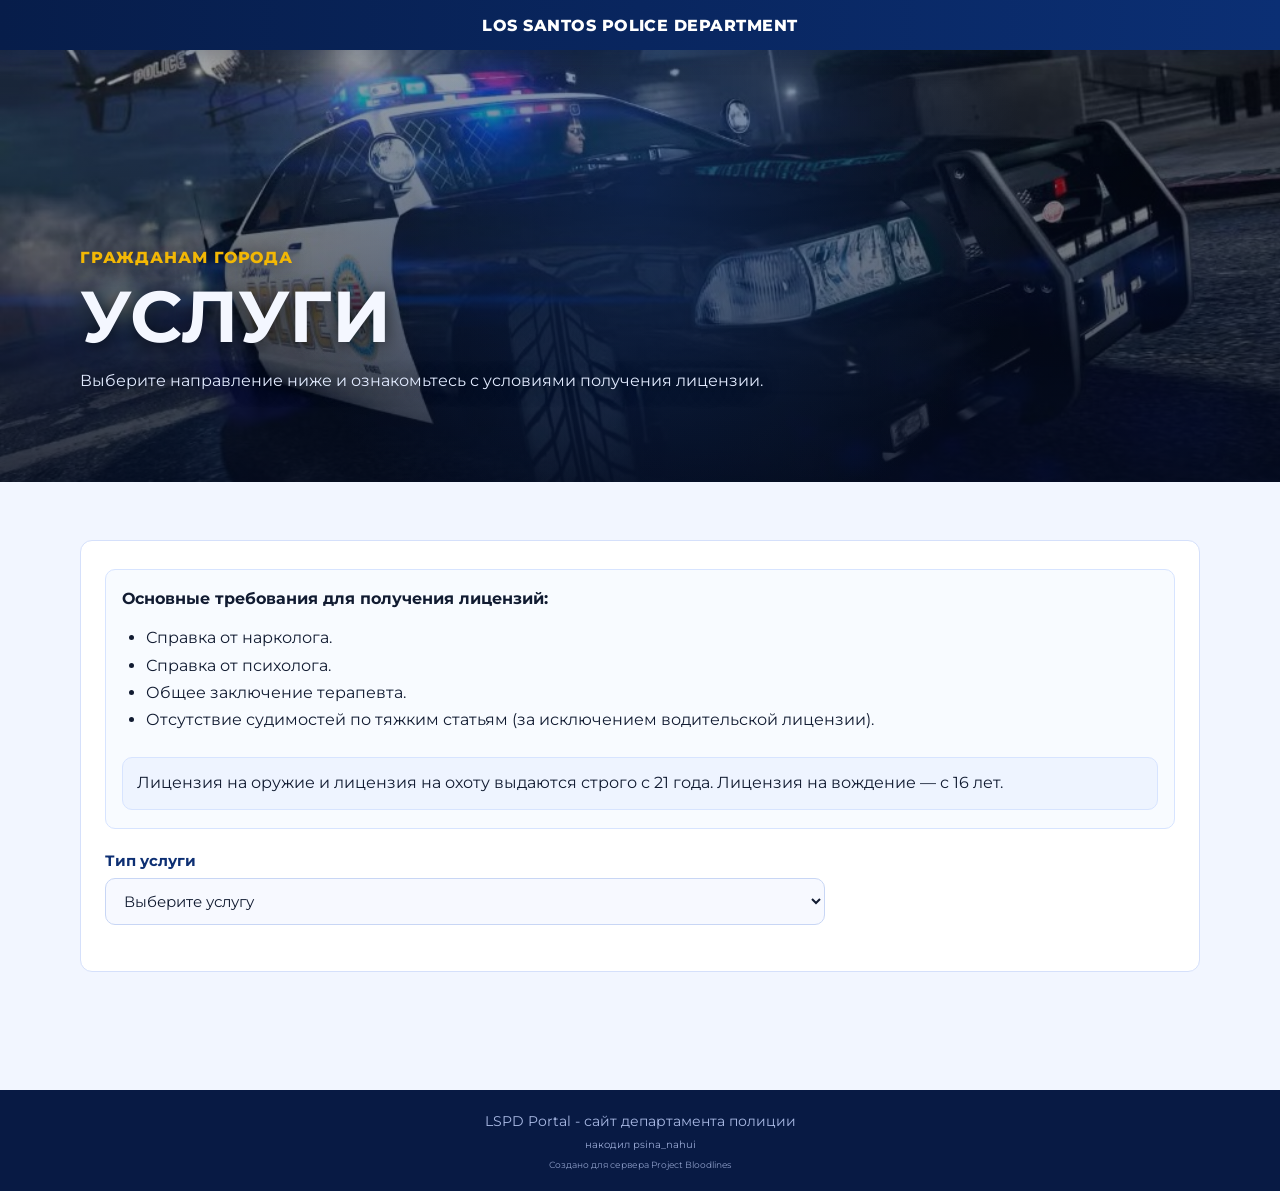
<file: uslugi.html>
<!DOCTYPE html>
<html lang="ru">
<head>
  <meta charset="UTF-8">
  <meta name="viewport" content="width=device-width, initial-scale=1.0">
  <title>Услуги | LSPD Portal</title>
  <link rel="preconnect" href="https://fonts.googleapis.com">
  <link rel="preconnect" href="https://fonts.gstatic.com" crossorigin>
  <link href="https://fonts.googleapis.com/css2?family=Montserrat:wght@400;500;700;800&display=swap" rel="stylesheet">
  <link rel="stylesheet" href="styles.css">
</head>
<body>
  <header class="topbar">
    <div class="container nav">
      <a class="brand-text" href="index.html">LOS SANTOS POLICE DEPARTMENT</a>
    </div>
  </header>

  <main>
    <section class="hero hero-inner">
      <div class="hero-overlay"></div>
      <div class="container hero-content">
        <p class="hero-kicker">гражданам города</p>
        <h1>Услуги</h1>
        <p class="hero-subtitle">
          Выберите направление ниже и ознакомьтесь с условиями получения лицензии.
        </p>
      </div>
    </section>

    <section class="section">
      <div class="container advantages-box">
        <div class="service-panel">
          <p><strong>Основные требования для получения лицензий:</strong></p>
          <ul class="advantages-list">
            <li>Справка от нарколога.</li>
            <li>Справка от психолога.</li>
            <li>Общее заключение терапевта.</li>
            <li>Отсутствие судимостей по тяжким статьям (за исключением водительской лицензии).</li>
          </ul>
          <p class="pricing-age-note">
            Лицензия на оружие и лицензия на охоту выдаются строго с 21 года.
            Лицензия на вождение — с 16 лет.
          </p>
        </div>

        <label class="service-label" for="service-select">Тип услуги</label>
        <select class="service-select" id="service-select" name="service">
          <option value="" selected disabled>Выберите услугу</option>
          <option value="weapons">Лицензия на оружие</option>
          <option value="drive">Водительская лицензия</option>
          <option value="flight">Лицензия пилота воздушного Т/С</option>
          <option value="instructor">Лицензия инструктора по пилотированию воздушного Т/С</option>
          <option value="hunting">Лицензия на охоту</option>
        </select>

        <div id="service-panel-weapons" class="service-panel" hidden>
          <p><strong>Лицензия на оружие</strong></p>
          <p>
            Оформляется при наличии полного пакета документов; доступна гражданам старше 21 года при наличии справок из МЦ (психолог, нарколог).
          </p>
          <p><strong>Тарифы по классам:</strong></p>
          <ul class="price-list">
            <li><span>A класс</span> — 2200$</li>
            <li><span>B класс</span> — 3900$</li>
            <li><span>C класс</span> — 4500$</li>
            <li><span>D класс</span> — не продаётся.</li>
            <li><span>LTC-LAE</span> — 8000$ + рассматривается в индивидуальном порядке командующим составом департамента (капитан или лейтенант).</li>
          </ul>
          <p>
            Заявление подаётся очно на станции Мишн-Роу.
          </p>
        </div>

        <div id="service-panel-drive" class="service-panel" hidden>
          <p>
            Водительская лицензия — 400$, выдаётся с 16 лет. Для получения подайте заявление и приложите требуемые медицинские документы.<br>
            Требование об отсутствии судимостей по тяжким статьям для данной лицензии не применяется.
          </p>
          <p>
            Заявление подаётся очно на станции Мишн-Роу.
          </p>
        </div>

        <div id="service-panel-flight" class="service-panel" hidden>
          <p>
            Лицензия пилота воздушного Т/С — 15000$, рассмотрение в индивидуальном порядке командующим составом департамента (капитан или лейтенант).
            Для получения подготовьте медицинские документы по общим требованиям и подайте заявление. После одобрения — аттестация по теории и практическим навыкам пилотирования.
          </p>
          <p>
            Заявление подаётся очно на станции Мишн-Роу.
          </p>
        </div>

        <div id="service-panel-instructor" class="service-panel" hidden>
          <p>
            Лицензия инструктора по пилотированию воздушного Т/С — 20000$, рассмотрение в индивидуальном порядке командующим составом департамента (капитан или лейтенант).
            Для получения подтвердите соответствие базовым требованиям, приложите полный пакет медицинских документов и подайте заявление.
            После рассмотрения проводится дополнительная проверка квалификации инструктора и оценка навыков обучения.
          </p>
          <p>
            Заявление подаётся очно на станции Мишн-Роу.
          </p>
        </div>

        <div id="service-panel-hunting" class="service-panel" hidden>
          <p>
            Лицензия на охоту — 2000$, выдаётся с 21 года при наличии справок из МЦ (психолог, нарколог).
            Подайте заявление и приложите документы по общим требованиям. После одобрения возможна дополнительная проверка знаний правил охоты и безопасного обращения с оружием.
          </p>
          <p>
            Заявление подаётся очно на станции Мишн-Роу.
          </p>
        </div>
      </div>
    </section>
  </main>

  <footer class="footer">
    <div class="container">
      <p class="footer-main">LSPD Portal - сайт департамента полиции</p>
      <p class="footer-note">накодил psina_nahui</p>
      <p class="footer-server">Создано для сервера Project Bloodlines</p>
    </div>
  </footer>

  <script>
    (function () {
      var select = document.getElementById("service-select");
      var panelWeapons = document.getElementById("service-panel-weapons");
      var panelDrive = document.getElementById("service-panel-drive");
      var panelFlight = document.getElementById("service-panel-flight");
      var panelInstructor = document.getElementById("service-panel-instructor");
      var panelHunting = document.getElementById("service-panel-hunting");

      function sync() {
        var v = select.value;
        panelWeapons.hidden = v !== "weapons";
        panelDrive.hidden = v !== "drive";
        panelFlight.hidden = v !== "flight";
        panelInstructor.hidden = v !== "instructor";
        panelHunting.hidden = v !== "hunting";
        panelWeapons.classList.toggle("service-panel-active", v === "weapons");
        panelDrive.classList.toggle("service-panel-active", v === "drive");
        panelFlight.classList.toggle("service-panel-active", v === "flight");
        panelInstructor.classList.toggle("service-panel-active", v === "instructor");
        panelHunting.classList.toggle("service-panel-active", v === "hunting");
      }

      select.addEventListener("change", sync);
      sync();
    })();
  </script>
</body>
</html>
</file>
<file: styles.css>
:root {
  --bg-dark: #071d4a;
  --bg-dark-2: #0b2f74;
  --accent: #1f66d1;
  --text: #f4f7ff;
  --muted: #cedaf8;
  --gold: #f2b705;
}

* {
  box-sizing: border-box;
}

html,
body {
  margin: 0;
  padding: 0;
  font-family: "Montserrat", Arial, sans-serif;
  background: #f2f6ff;
  color: #111b31;
}

.container {
  width: min(1120px, 92%);
  margin: 0 auto;
}

.topbar {
  position: sticky;
  top: 0;
  z-index: 50;
  height: 50px;
  background: linear-gradient(90deg, var(--bg-dark), var(--bg-dark-2));
  box-shadow: 0 4px 20px rgba(7, 29, 74, 0.28);
}

.nav {
  height: 50px;
  display: flex;
  align-items: center;
  justify-content: center;
}

.brand-text {
  color: #ffffff;
  font-size: clamp(0.72rem, 1.8vw, 1.02rem);
  font-weight: 800;
  letter-spacing: 0.03em;
  text-transform: uppercase;
  text-align: center;
  line-height: 1;
}

a.brand-text {
  text-decoration: none;
  display: flex;
  align-items: center;
  justify-content: center;
  width: 100%;
  min-height: 50px;
}

a.brand-text:hover {
  color: #e8eeff;
}

.hero {
  position: relative;
  min-height: 72vh;
  display: flex;
  align-items: flex-end;
  background:
    linear-gradient(180deg, rgba(4, 10, 28, 0.35) 0%, rgba(4, 12, 32, 0.82) 100%),
    url("images/hero-lspd.png") center/cover no-repeat;
}

.hero-inner {
  min-height: 48vh;
}

.hero-overlay {
  position: absolute;
  inset: 0;
  background: radial-gradient(circle at 50% 30%, rgba(37, 93, 191, 0.3), transparent 55%);
}

.hero-content {
  position: relative;
  z-index: 1;
  padding: 72px 0 88px;
  color: var(--text);
  text-shadow: 0 2px 20px rgba(0, 0, 0, 0.75);
}

.hero-kicker {
  margin: 0 0 12px;
  color: var(--gold);
  font-weight: 800;
  letter-spacing: 0.06em;
  text-transform: uppercase;
}

.hero h1 {
  margin: 0 0 14px;
  font-size: clamp(2rem, 6vw, 4.5rem);
  line-height: 1.04;
  max-width: 900px;
  text-transform: uppercase;
}

.hero-subtitle {
  margin: 0;
  max-width: 760px;
  color: #e2ebff;
  line-height: 1.65;
}

.section {
  padding: 58px 0;
}

.section-cards {
  padding-top: 4px;
}

.police-stars-banner {
  margin: 0 0 22px;
  padding-top: 20px;
  border-top: 4px solid var(--bg-dark);
}

.police-stars-heading {
  margin: 0;
  text-align: center;
  font-size: clamp(0.95rem, 2.4vw, 1.35rem);
  font-weight: 800;
  letter-spacing: 0.14em;
  text-transform: uppercase;
  color: #0d2f73;
}

.police-stars-heading::after {
  content: "";
  display: block;
  width: min(200px, 40%);
  height: 3px;
  margin: 12px auto 0;
  border-radius: 2px;
  background: linear-gradient(90deg, transparent, var(--gold), var(--accent), var(--gold), transparent);
}

.cards-grid {
  display: grid;
  grid-template-columns: repeat(4, minmax(0, 1fr));
  gap: 18px;
  /* не задавать горизонтальные margin — иначе перебивается margin: 0 auto у .container на том же элементе */
  padding: 10px 0;
  overflow: visible;
}

.cards-grid.single-card {
  grid-template-columns: minmax(260px, 460px);
  justify-content: center;
}

.card {
  position: relative;
  min-height: 220px;
  border: 2px solid #2f70cf;
  overflow: hidden;
  text-decoration: none;
  color: #ffffff;
  display: flex;
  align-items: flex-end;
  justify-content: flex-start;
  padding: 18px;
  background-size: cover;
  background-position: center;
  transition:
    transform 0.28s ease,
    box-shadow 0.28s ease;
}

.card::before {
  content: "";
  position: absolute;
  inset: 0;
  background: linear-gradient(180deg, rgba(0, 0, 0, 0.18), rgba(0, 0, 0, 0.58));
  transition: background 0.28s ease;
}

.card:hover,
.card:focus-visible {
  transform: scale(1.045);
  z-index: 2;
  box-shadow: 0 18px 42px rgba(13, 47, 115, 0.38);
}

.card:hover::before,
.card:focus-visible::before {
  background: linear-gradient(180deg, rgba(0, 0, 0, 0.52), rgba(0, 0, 0, 0.88));
}

.card:focus-visible {
  outline: 3px solid #5a9cff;
  outline-offset: 3px;
}

.card-text-wrap {
  display: block;
  position: relative;
  z-index: 1;
  width: 100%;
  max-width: 100%;
}

.card-title,
.card-hover-desc {
  display: block;
  transition: opacity 0.22s ease, visibility 0.22s ease;
}

.card-title {
  font-weight: 800;
  letter-spacing: 0.04em;
  text-transform: uppercase;
  font-size: 1.05rem;
}

.card-hover-desc {
  position: absolute;
  left: 0;
  right: 0;
  bottom: 0;
  opacity: 0;
  visibility: hidden;
  font-weight: 700;
  font-size: 0.92rem;
  line-height: 1.35;
  letter-spacing: 0.02em;
  text-transform: none;
}

.card:hover .card-title,
.card:focus-visible .card-title {
  opacity: 0;
  visibility: hidden;
}

.card:hover .card-hover-desc,
.card:focus-visible .card-hover-desc {
  opacity: 1;
  visibility: visible;
}

@media (prefers-reduced-motion: reduce) {
  .card {
    transition: none;
  }

  .card::before {
    transition: none;
  }

  .card-title,
  .card-hover-desc {
    transition: none;
  }
}

.card-2 {
  background-image: url("https://images.unsplash.com/photo-1450101499163-c8848c66ca85?auto=format&fit=crop&w=1200&q=80");
}

.card-3 {
  background-image: url("https://images.unsplash.com/photo-1589998059171-988d887df646?auto=format&fit=crop&w=1200&q=80");
}

.card-4 {
  background-image: url("https://images.unsplash.com/photo-1589829545856-d10d557cf95f?auto=format&fit=crop&w=1200&q=80");
}

.card-5 {
  background-image: url("images/ride-along-card.png");
}

.card-6 {
  background-image: url("images/card-best-employees.png");
  background-position: center center;
}

.card-7 {
  background-image: url("images/card-shkola-bezopasnosti.png");
  background-position: center 45%;
}

.card-8 {
  background-image: url("images/card-pomoshch-zhertvam.png");
  background-position: center 42%;
}

.card-9 {
  background-image: url("images/card-pomoshch-narkozavisimym.png");
  background-position: center 35%;
}

.cards-grid > .card:last-child:nth-child(odd) {
  grid-column: 1 / -1;
  width: 100%;
  max-width: calc((100% - 20px) / 2);
  justify-self: center;
}

.program-placeholder {
  margin: 0 0 1.25em;
  padding: 18px 20px;
  border-radius: 10px;
  border: 1px dashed rgba(47, 112, 207, 0.45);
  background: #f4f8ff;
  color: #4a5d82;
  line-height: 1.65;
  font-style: italic;
}

.program-form-note {
  margin: 12px 0 0;
  text-align: center;
  font-size: 0.82rem;
  color: #5a6d94;
}

.hero.hero-honor .hero-overlay {
  background:
    radial-gradient(circle at 78% 18%, rgba(242, 183, 5, 0.2), transparent 46%),
    radial-gradient(circle at 50% 32%, rgba(37, 93, 191, 0.32), transparent 58%);
}

.section-honor {
  padding-top: 36px;
  background:
    linear-gradient(180deg, #eef3ff 0%, #f2f6ff 22%, #f7f9ff 50%, #f2f6ff 100%);
}

.section-honor .container {
  width: min(1240px, 95%);
}

.honor-board-grid {
  display: grid;
  grid-template-columns: repeat(2, minmax(0, 1fr));
  gap: 20px;
  max-width: 100%;
  margin: 0 auto;
}

/* Нечётное число карточек: последняя по центру, ширина как у одной колонки */
.honor-board-grid > .honor-card:last-child:nth-child(odd) {
  grid-column: 1 / -1;
  width: 100%;
  max-width: calc((100% - 20px) / 2);
  justify-self: center;
}

/* Единый размер портрета; блок текста не выше фото (лишнее — прокрутка) */
.honor-card {
  --honor-photo-w: 188px;
  --honor-photo-h: 236px;

  position: relative;
  display: grid;
  grid-template-columns: var(--honor-photo-w) 1fr;
  gap: 20px 26px;
  align-items: start;
  padding: 22px 24px 22px 20px;
  background: #ffffff;
  border-radius: 14px;
  border: 1px solid #d5e0fb;
  box-shadow:
    0 10px 32px rgba(7, 29, 74, 0.08),
    inset 0 1px 0 rgba(255, 255, 255, 0.9);
  overflow: hidden;
}

.honor-card::before {
  content: "";
  position: absolute;
  left: 0;
  top: 0;
  bottom: 0;
  width: 5px;
  background: linear-gradient(180deg, var(--gold) 0%, #d99a00 40%, var(--accent) 100%);
}

.honor-card-photo-wrap {
  position: relative;
  z-index: 1;
  width: var(--honor-photo-w);
  height: var(--honor-photo-h);
  flex-shrink: 0;
}

.honor-card-photo-inner {
  width: 100%;
  height: 100%;
  border-radius: 12px;
  overflow: hidden;
  border: 1px solid rgba(47, 112, 207, 0.25);
  background: #e8eefc;
}

.honor-card-img {
  display: block;
  width: 100%;
  height: 100%;
  object-fit: cover;
  object-position: center top;
}

.honor-card-img--face {
  object-position: center 18%;
}

.honor-card-photo-placeholder {
  display: flex;
  align-items: center;
  justify-content: center;
  width: 100%;
  height: 100%;
  border-radius: 12px;
  border: 2px dashed rgba(47, 112, 207, 0.45);
  background: linear-gradient(145deg, #e8eefc 0%, #dce6fb 45%, #cfd9f5 100%);
  color: #5a6d94;
  font-size: 0.78rem;
  font-weight: 700;
  letter-spacing: 0.08em;
  text-transform: uppercase;
}

.honor-card-text {
  position: relative;
  z-index: 1;
  min-width: 0;
  height: var(--honor-photo-h);
  max-height: var(--honor-photo-h);
  overflow-x: hidden;
  overflow-y: auto;
  display: flex;
  flex-direction: column;
  justify-content: flex-start;
  box-sizing: border-box;
  padding: 4px 6px 2px 0;
}

.honor-star {
  display: inline-block;
  margin-right: 6px;
  color: var(--gold);
  font-size: 0.85em;
  text-shadow: 0 0 12px rgba(242, 183, 5, 0.45);
  vertical-align: middle;
}

.honor-card-name {
  margin: 0 0 6px;
  font-size: clamp(1.12rem, 2.4vw, 1.65rem);
  font-weight: 800;
  letter-spacing: 0.06em;
  line-height: 1.12;
  text-transform: uppercase;
  color: #0d2f73;
}

.honor-card-rank {
  margin: 0 0 8px;
  font-size: 0.78rem;
  font-weight: 700;
  letter-spacing: 0.07em;
  text-transform: uppercase;
  color: #1f66d1;
}

.honor-card-note {
  margin: 0;
  font-size: 0.82rem;
  line-height: 1.45;
  color: #4a5d82;
  font-weight: 500;
}

.honor-card-bio {
  margin: 0;
  min-height: 0;
}

.honor-card-bio p {
  margin: 0 0 0.55em;
  font-size: 0.82rem;
  line-height: 1.45;
  color: #4a5d82;
  font-weight: 500;
}

.honor-card-bio p:last-child {
  margin-bottom: 0;
}

@media (max-width: 900px) {
  .honor-board-grid {
    grid-template-columns: 1fr;
  }

  .honor-board-grid > .honor-card:last-child:nth-child(odd) {
    grid-column: auto;
    max-width: none;
    justify-self: stretch;
  }
}

@media (max-width: 640px) {
  .honor-card {
    grid-template-columns: 1fr;
    justify-items: center;
    text-align: center;
    padding: 20px 18px;
  }

  .honor-card-photo-wrap {
    width: min(188px, 100%);
    aspect-ratio: 188 / 236;
    height: auto;
  }

  .honor-card-text {
    width: 100%;
    height: auto;
    max-height: none;
    overflow: visible;
    justify-content: flex-start;
    padding-right: 0;
  }

  .honor-card-name {
    letter-spacing: 0.05em;
  }
}

.section-contacts {
  padding-top: 12px;
}

.contacts-box {
  background: #ffffff;
  border: 1px solid #d5e0fb;
  border-radius: 12px;
  padding: 26px 24px;
}

.contacts-box h2 {
  margin: 0 0 14px;
  color: #0d2f73;
}

.contacts-box p {
  margin: 0 0 8px;
  line-height: 1.6;
}

.contacts-box p:last-child {
  margin-bottom: 0;
}

.advantages-box {
  background: #ffffff;
  border: 1px solid #d5e0fb;
  border-radius: 12px;
  padding: 28px 24px;
}

.advantages-box h2 {
  margin: 0 0 14px;
  color: #0d2f73;
}

.advantages-box h3 {
  margin: 18px 0 10px;
  color: #0d2f73;
}

.advantages-box p {
  margin: 0 0 12px;
  line-height: 1.65;
}

.advantages-list {
  margin: 0 0 24px;
  padding-left: 24px;
  line-height: 1.7;
}

.pricing-age-note {
  margin: 12px 0 0;
  padding: 12px 14px;
  border-radius: 10px;
  background: #eef4ff;
  border: 1px solid #d7e4ff;
  line-height: 1.65;
}

.service-panel .price-list {
  margin: 0 0 18px;
  padding-left: 22px;
  line-height: 1.65;
}

.price-list li {
  margin-bottom: 8px;
}

.price-list li span {
  font-weight: 700;
  color: #0d2f73;
}

.service-label {
  display: block;
  margin: 0 0 8px;
  font-weight: 700;
  color: #0d2f73;
  font-size: 0.95rem;
}

.service-select {
  width: 100%;
  max-width: min(720px, 100%);
  margin: 0 0 18px;
  padding: 12px 14px;
  border-radius: 10px;
  border: 1px solid #c8d6f5;
  background: #f7f9ff;
  font-family: inherit;
  font-size: 0.95rem;
  color: #111b31;
  transition: border-color 0.25s ease, box-shadow 0.25s ease, transform 0.2s ease;
}

.service-select:focus {
  outline: none;
  border-color: #4f83dd;
  box-shadow: 0 0 0 4px rgba(79, 131, 221, 0.2);
  transform: translateY(-1px);
}

.service-panel {
  margin: 0 0 22px;
  background: #f8fbff;
  border: 1px solid #d7e4ff;
  border-radius: 10px;
  padding: 16px 16px 6px;
}

.service-panel p {
  margin: 0 0 12px;
  line-height: 1.65;
}

.service-panel-active {
  animation: panelFadeIn 0.35s ease;
}

@keyframes panelFadeIn {
  from {
    opacity: 0;
    transform: translateY(8px);
  }

  to {
    opacity: 1;
    transform: translateY(0);
  }
}

.actions-row {
  display: grid;
  grid-template-columns: repeat(3, minmax(0, 1fr));
  gap: 12px;
}

.actions-row-single {
  grid-template-columns: minmax(200px, 400px);
  justify-content: center;
}

.action-btn {
  display: inline-flex;
  align-items: center;
  justify-content: center;
  min-height: 54px;
  border: 0;
  border-radius: 10px;
  background: #1f66d1;
  color: #ffffff;
  text-decoration: none;
  font-weight: 700;
  text-align: center;
  padding: 12px 14px;
  cursor: pointer;
}

.action-btn:hover {
  background: #1859bb;
}

.action-btn-muted {
  background: #7890c4;
  cursor: not-allowed;
}

.action-btn-muted:hover {
  background: #7890c4;
}

.footer {
  margin-top: 60px;
  background: #081a44;
  color: #a9b9e4;
  text-align: center;
  padding: 22px 0 20px;
}

.footer-main {
  margin: 0 0 8px;
  font-size: 0.88rem;
}

.footer-note {
  margin: 0;
  font-size: 0.64rem;
  opacity: 0.92;
}

.footer-server {
  margin: 8px 0 0;
  font-size: 0.58rem;
  line-height: 1.35;
  opacity: 0.82;
}

@media (max-width: 880px) {
  .cards-grid {
    grid-template-columns: repeat(2, minmax(0, 1fr));
  }

  .cards-grid > .card:last-child:nth-child(odd) {
    grid-column: auto;
    max-width: none;
    justify-self: stretch;
  }
}

@media (max-width: 720px) {
  .nav {
    height: 50px;
  }

  .hero {
    min-height: 62vh;
  }

  .hero-content {
    padding: 56px 0;
  }

  .cards-grid {
    grid-template-columns: 1fr;
  }

  .card {
    min-height: 195px;
  }

  .actions-row {
    gap: 8px;
  }

  .actions-row .action-btn {
    font-size: clamp(0.62rem, 2.4vw, 0.82rem);
    padding: 10px 6px;
    min-height: 48px;
  }
}
</file>
